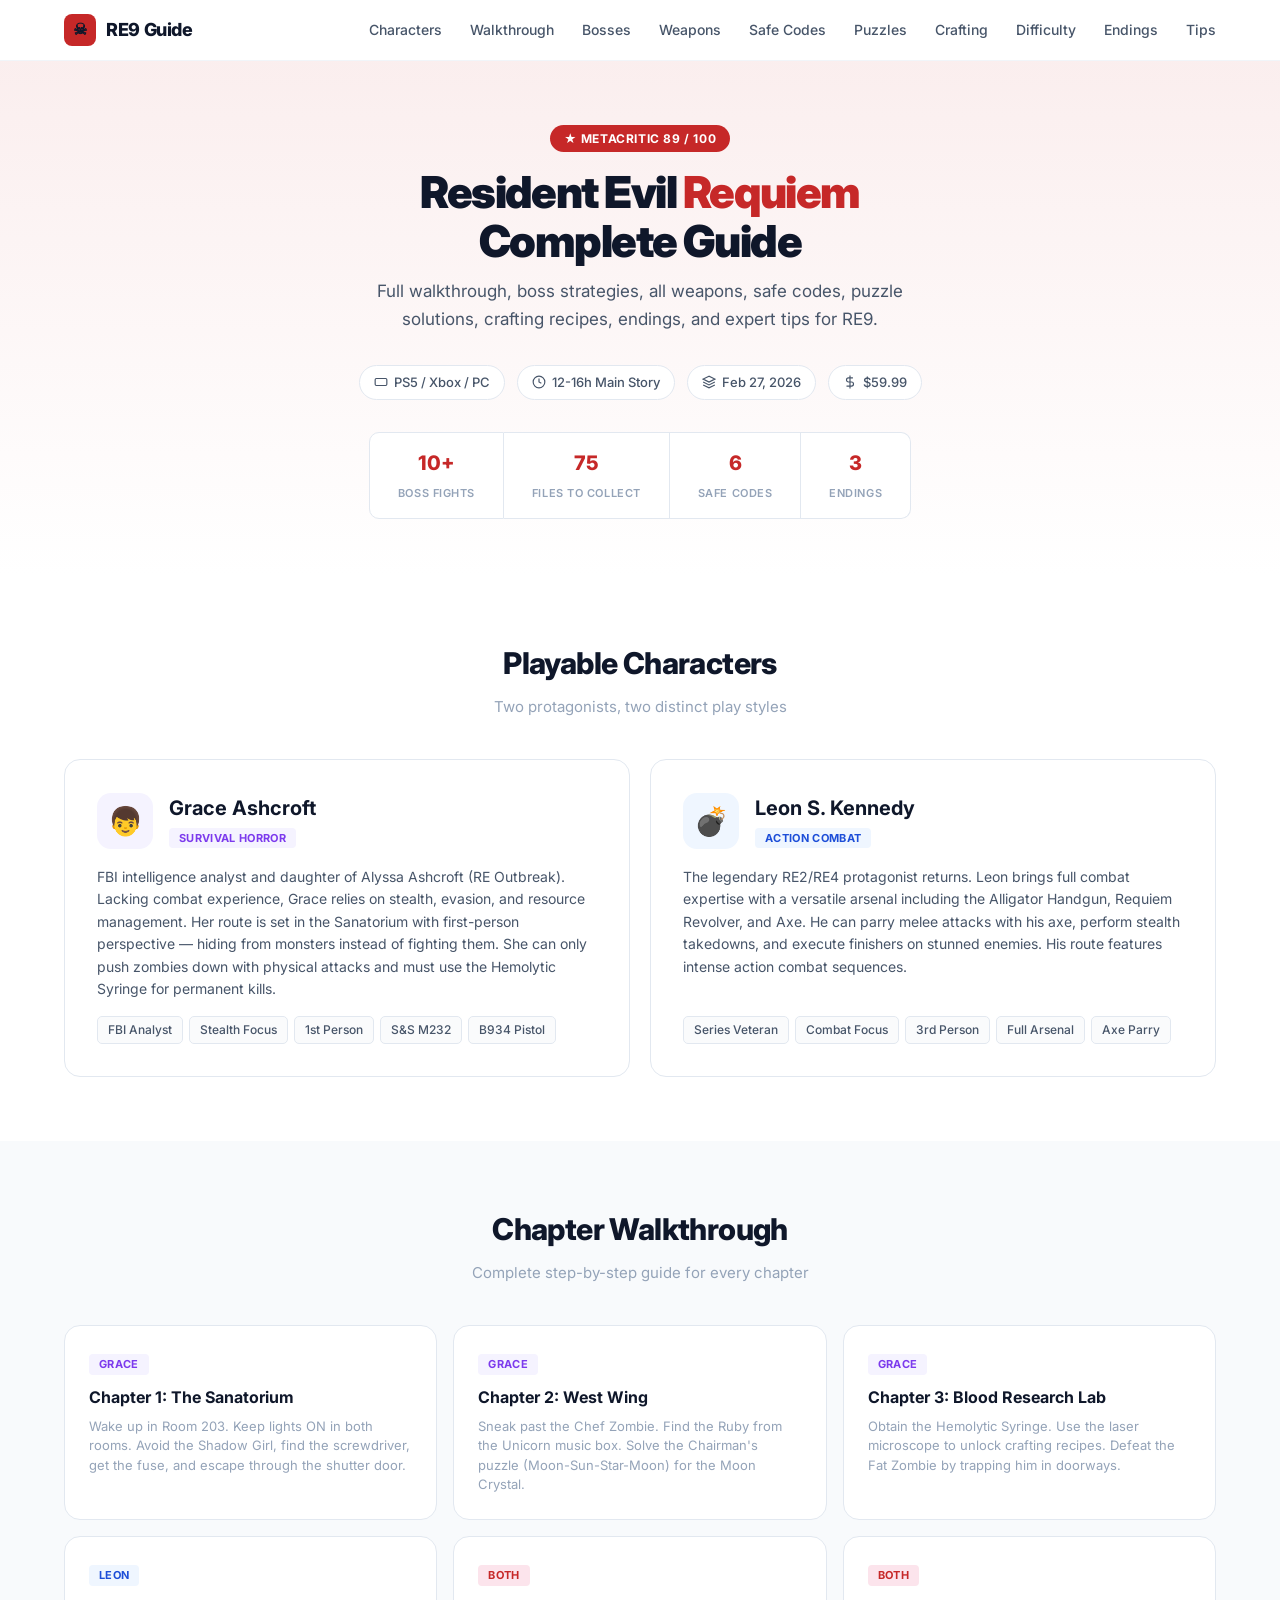
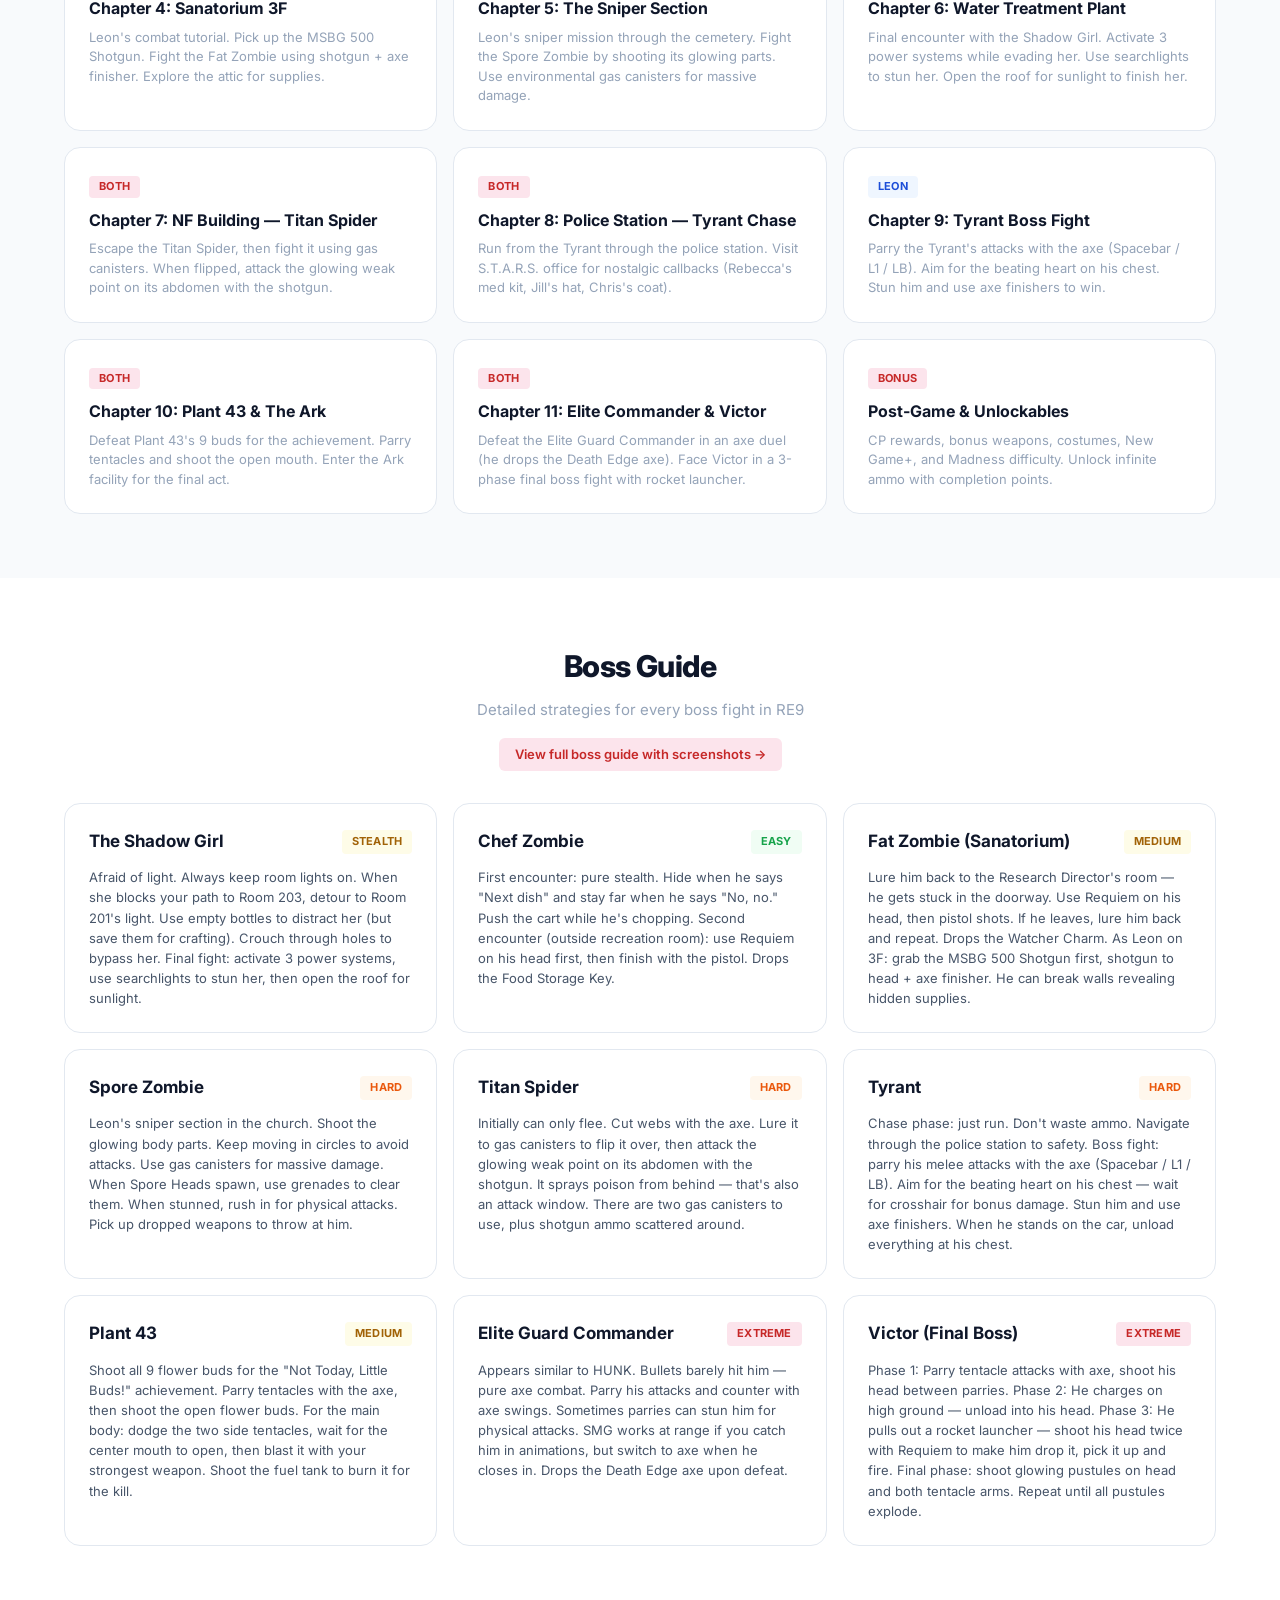
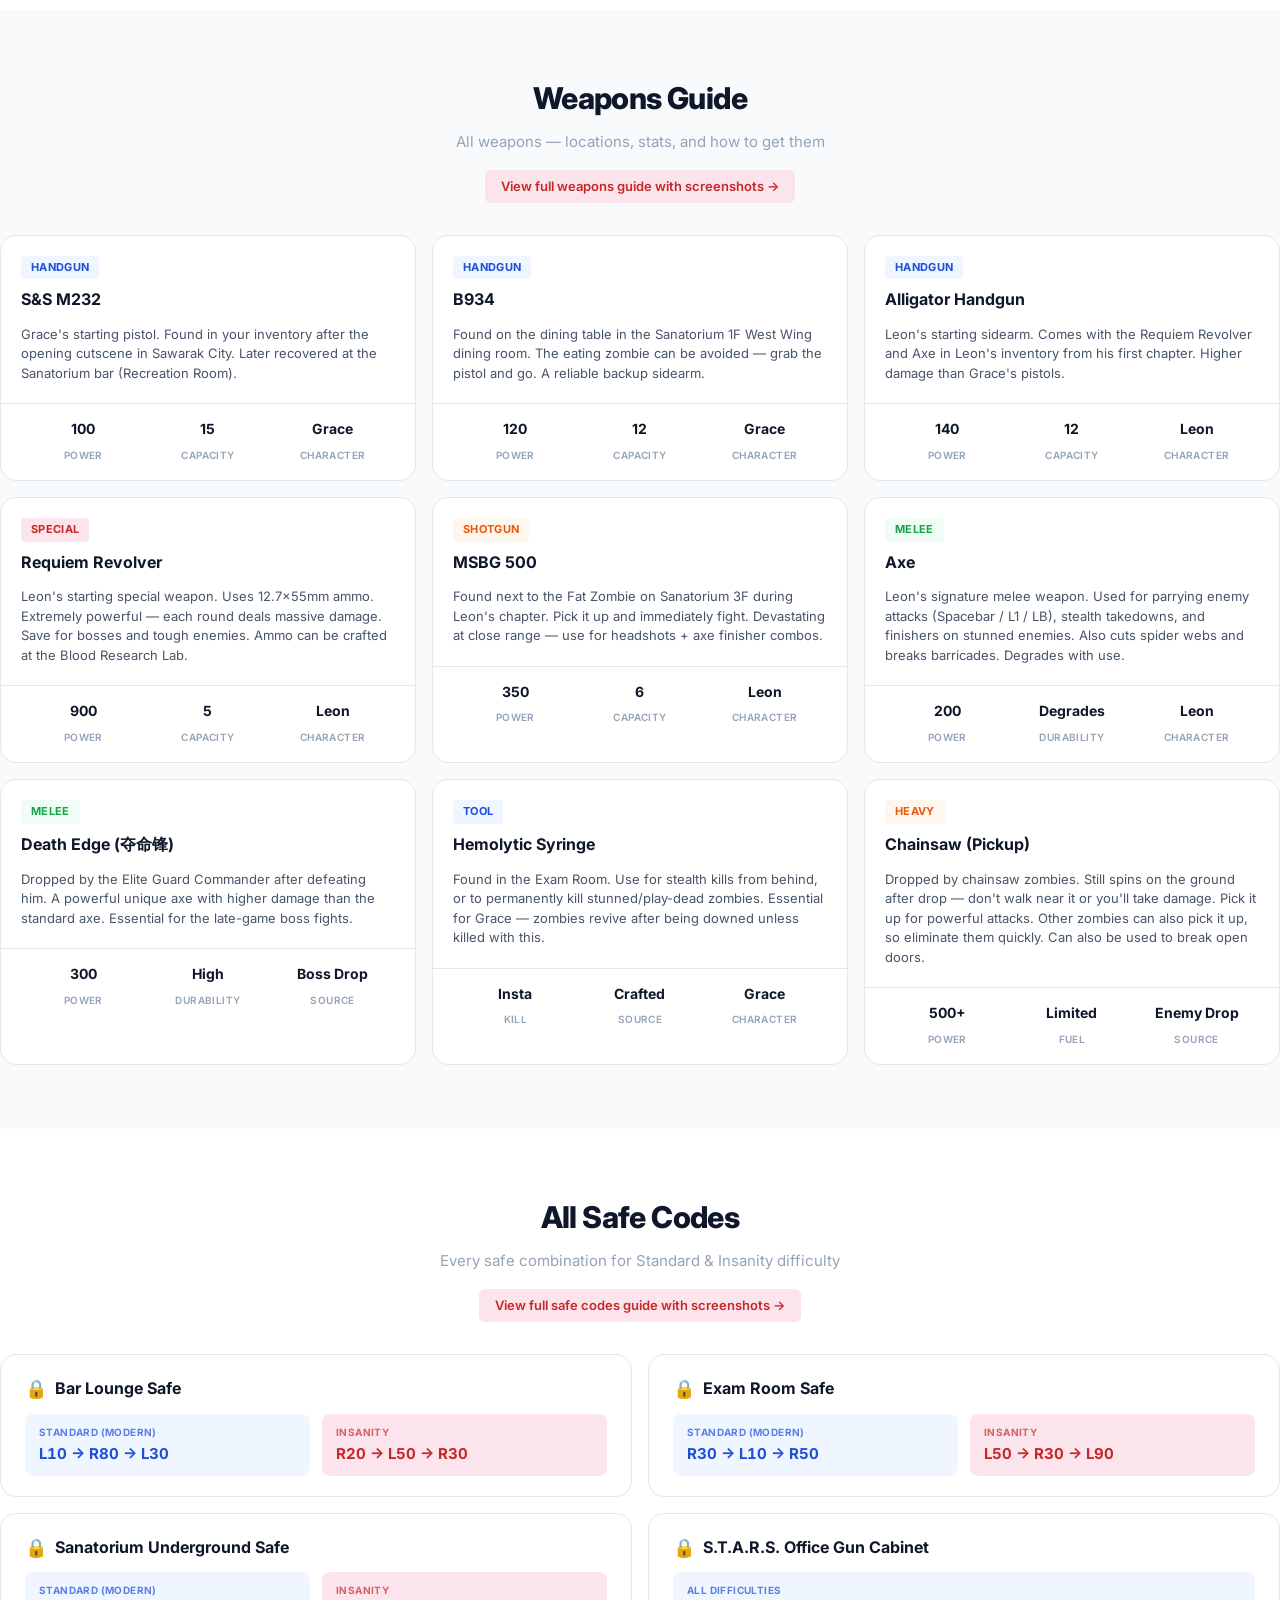
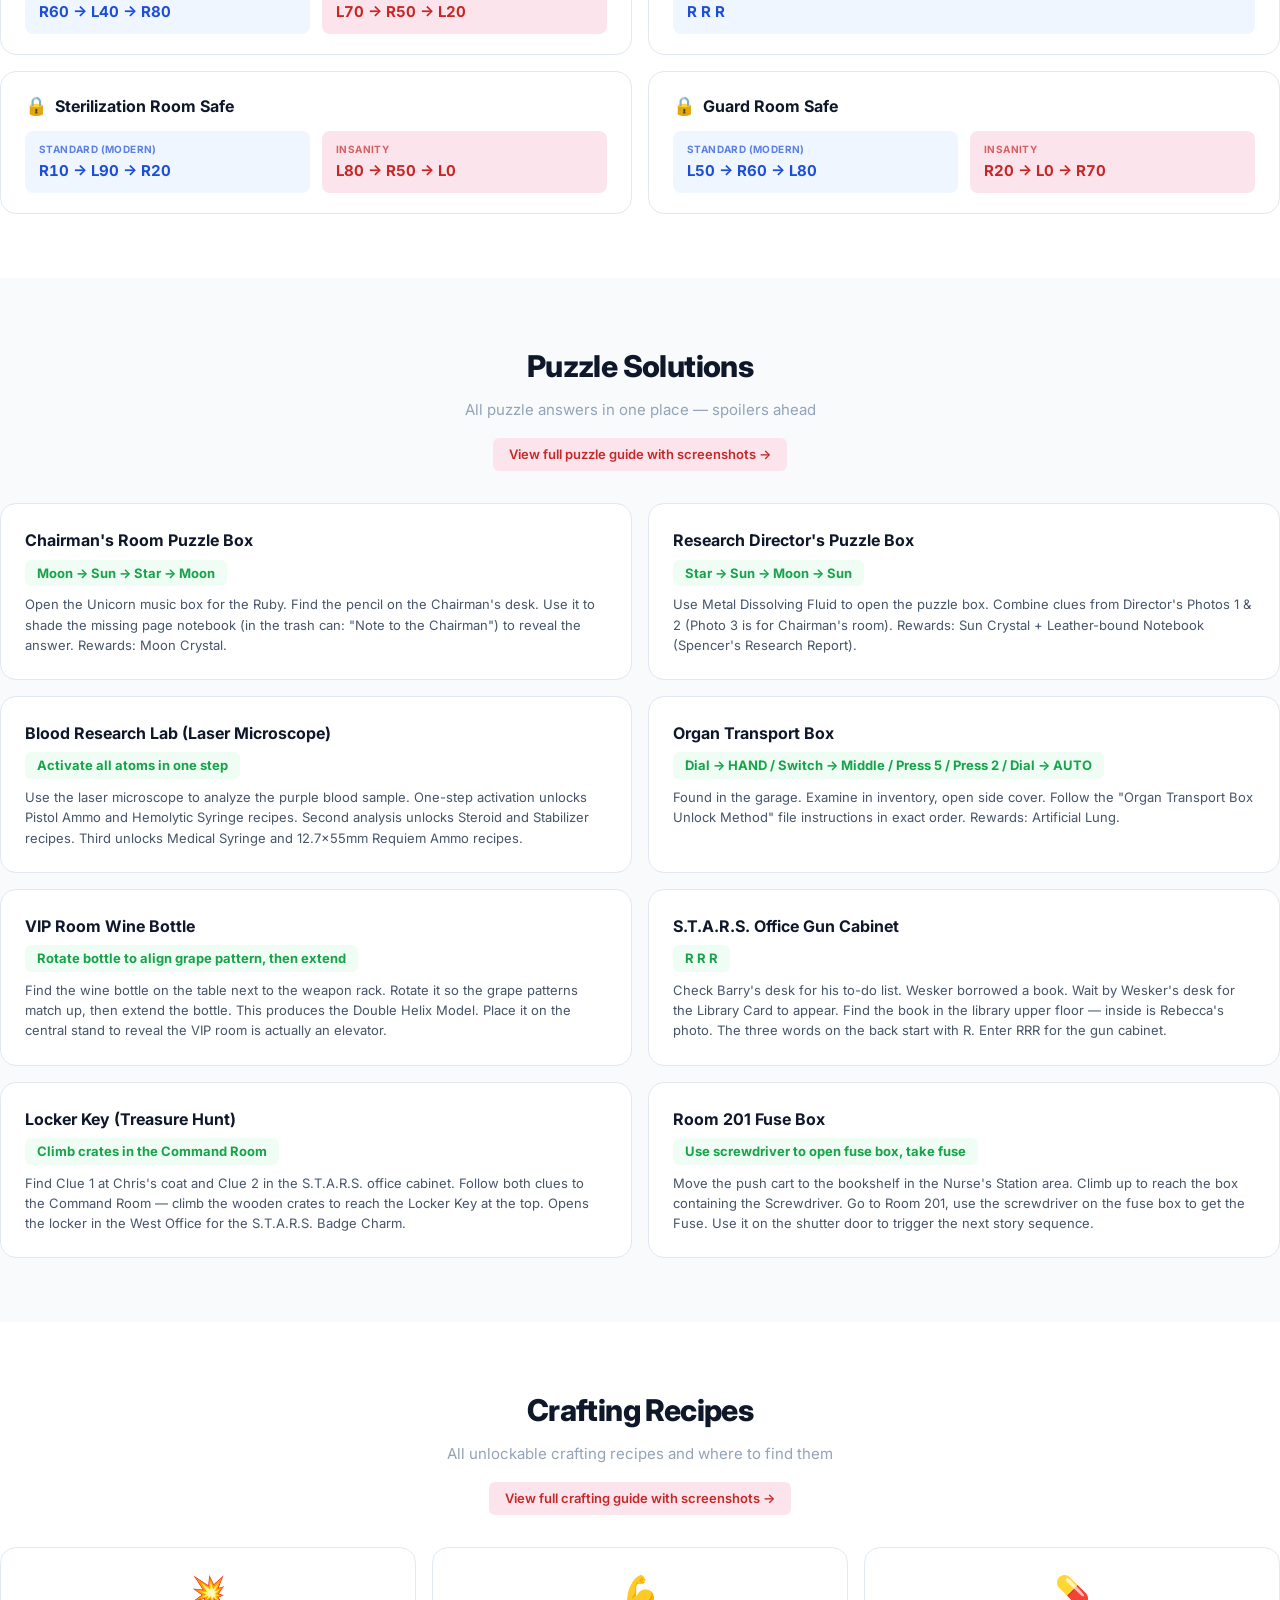
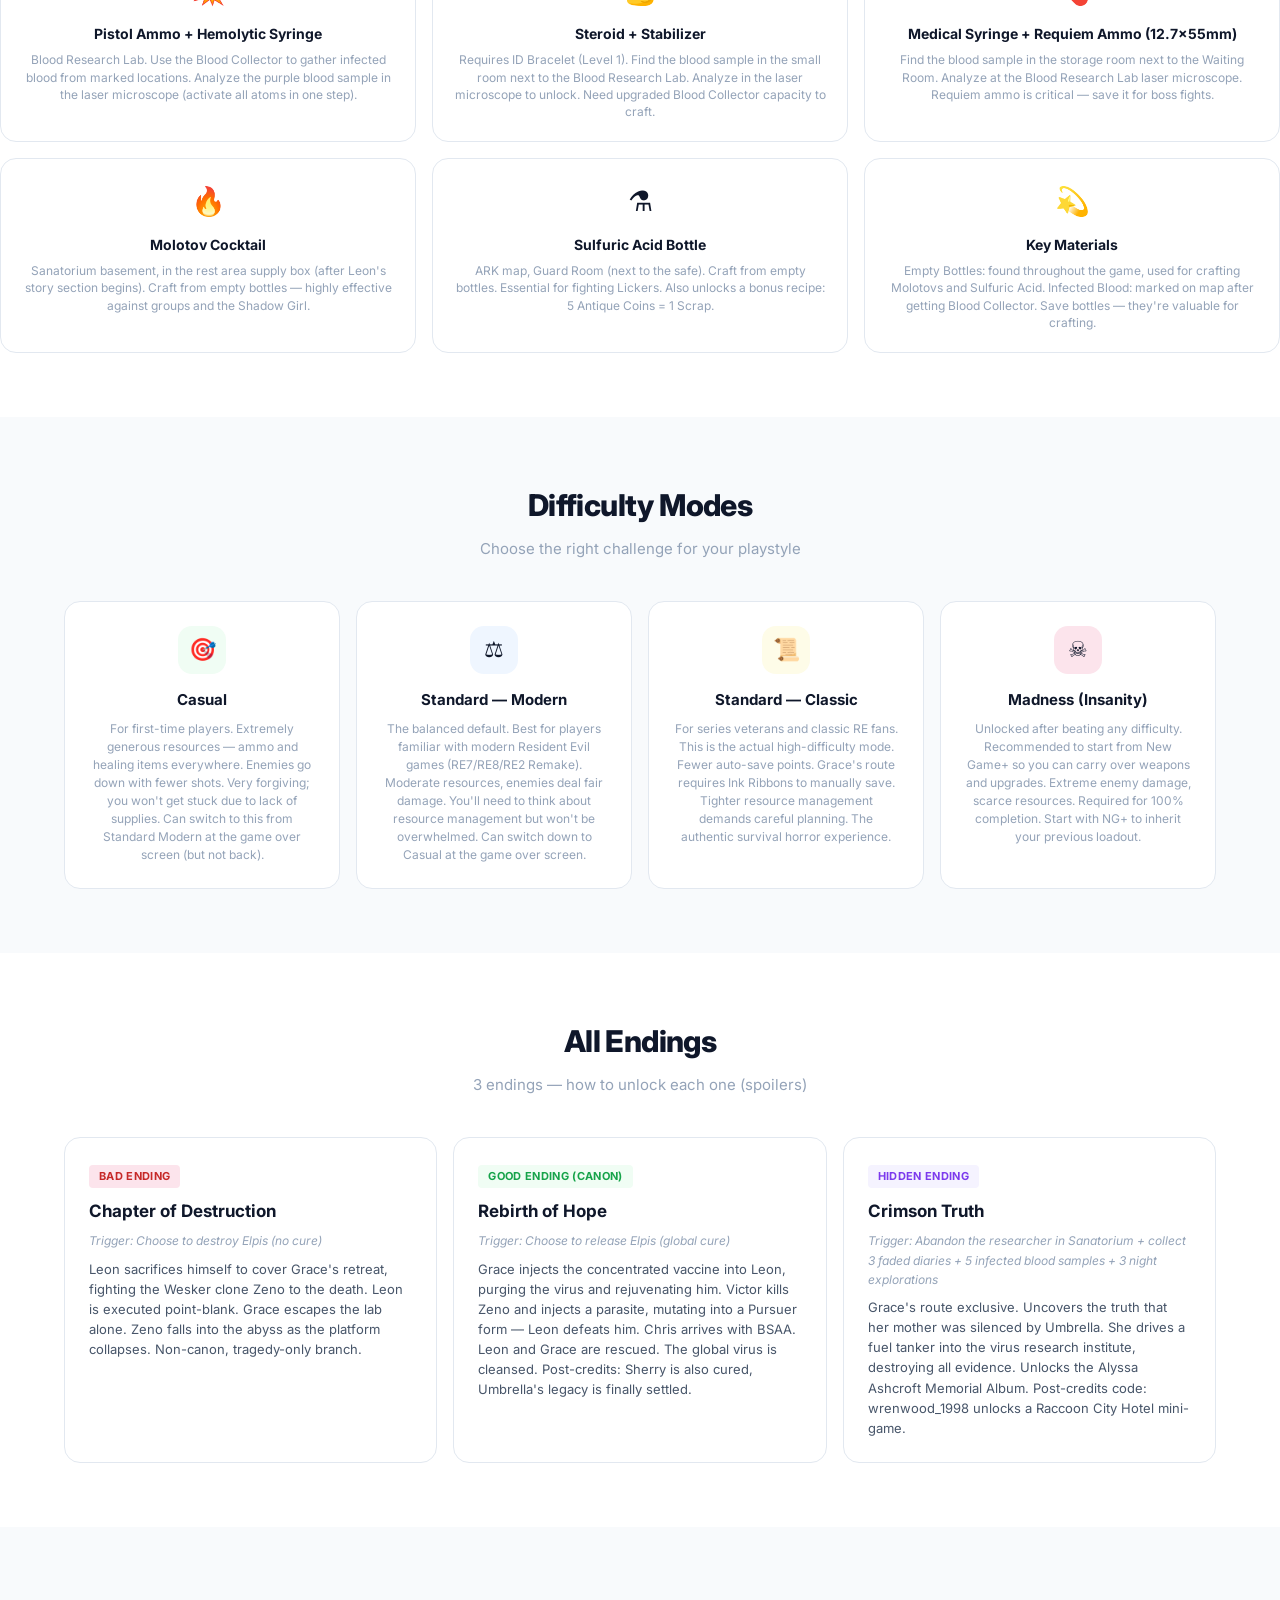
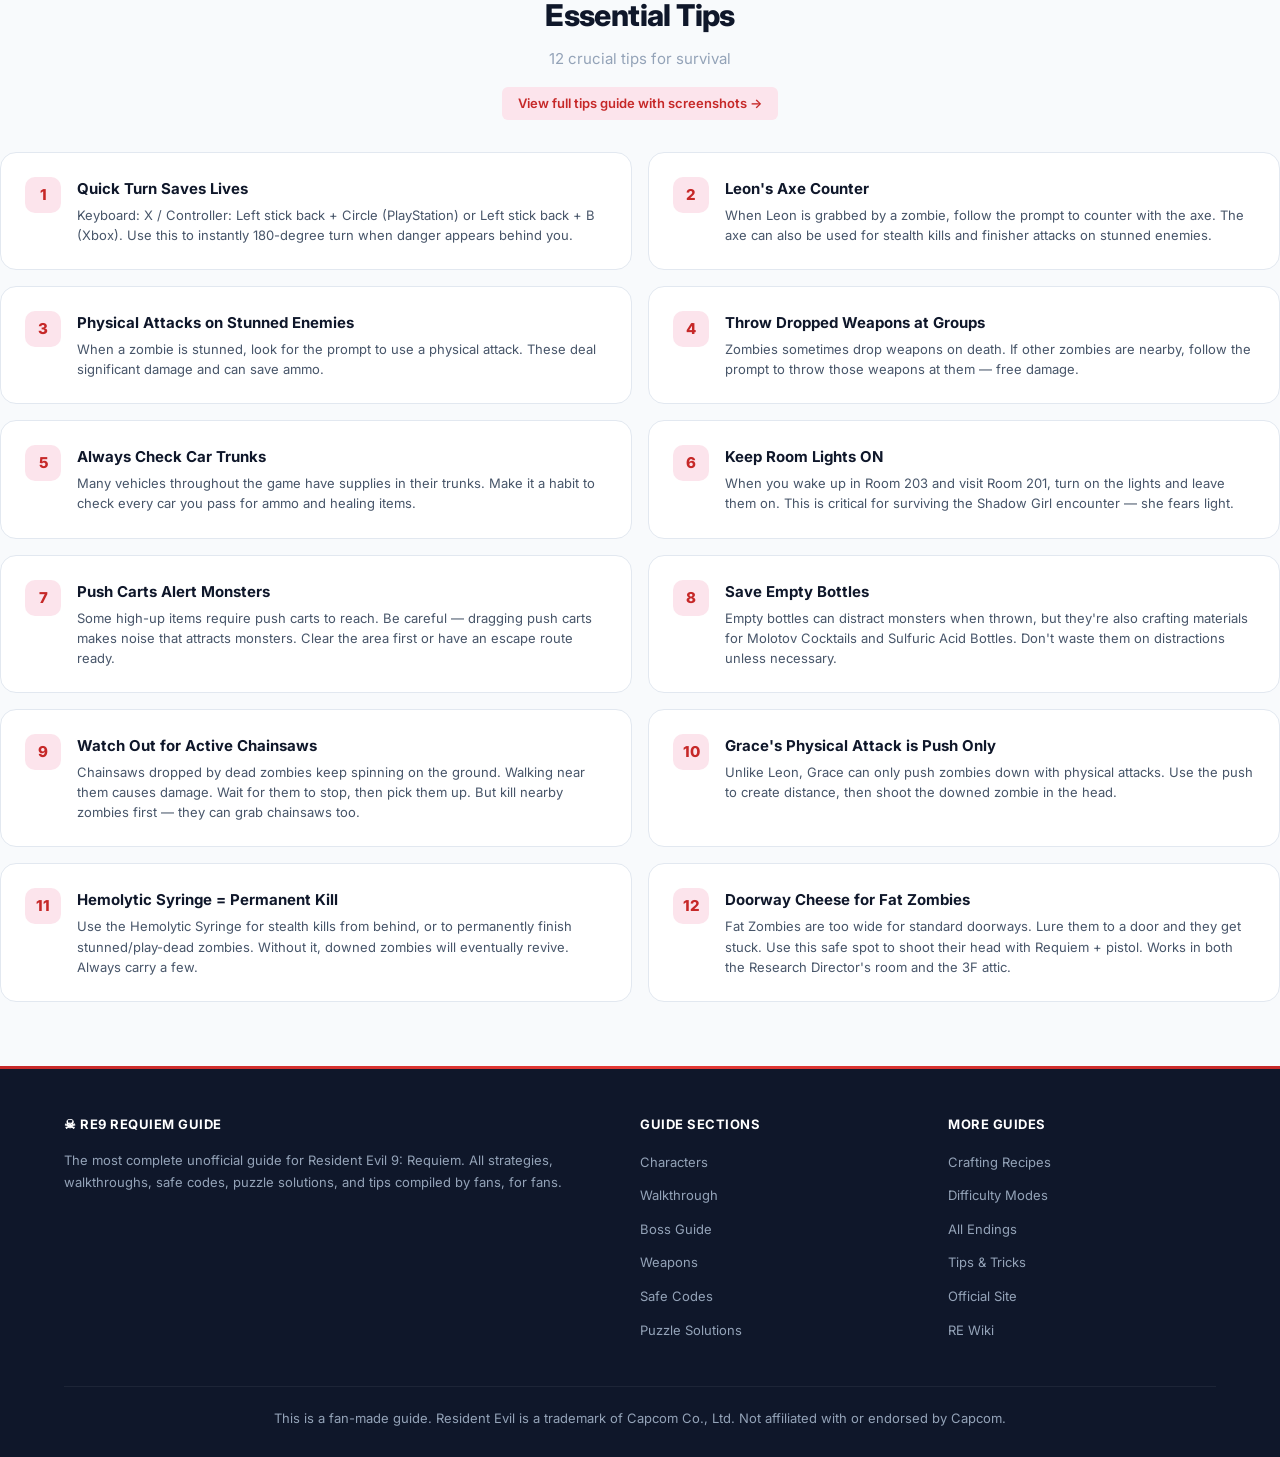
<file: index.html>
<!DOCTYPE html>
<html lang="en">
<head>
    <meta charset="UTF-8">
    <meta name="viewport" content="width=device-width, initial-scale=1.0">
    <title>Resident Evil 9 Requiem — Complete Guide & Walkthrough</title>
    <meta name="description" content="Complete Resident Evil 9 Requiem guide: full walkthrough, boss strategies, all weapons, safe codes, puzzle solutions, crafting recipes, difficulty modes, endings, and expert tips.">
    <meta name="keywords" content="Resident Evil 9 Requiem guide, RE9 walkthrough, RE9 boss guide, RE9 weapons, RE9 safe codes, RE9 puzzle solutions, RE9 endings, Resident Evil Requiem tips">
    <link rel="canonical" href="https://pricej35.github.io/RE9/">
    <meta property="og:title" content="Resident Evil 9 Requiem — Complete Guide">
    <meta property="og:description" content="The ultimate RE9 Requiem guide with walkthrough, boss strategies, weapons, safe codes, puzzles, and tips.">
    <meta property="og:type" content="website">
    <link rel="stylesheet" href="css/style.css">
    <script type="application/ld+json">
    {
        "@context": "https://schema.org",
        "@type": "WebSite",
        "name": "RE9 Requiem Guide",
        "description": "Complete Resident Evil 9 Requiem walkthrough and strategy guide"
    }
    </script>
</head>
<body>
    <!-- Navigation -->
    <nav class="navbar">
        <div class="container nav-container">
            <a href="#" class="logo">
                <span class="logo-icon">&#9760;</span>
                <span>RE9 Guide</span>
            </a>
            <button class="mobile-toggle" onclick="toggleNav()">&#9776;</button>
            <ul class="nav-links" id="navLinks">
                <li><a href="#characters">Characters</a></li>
                <li><a href="guides/walkthrough.html">Walkthrough</a></li>
                <li><a href="guides/boss-guide.html">Bosses</a></li>
                <li><a href="guides/weapons.html">Weapons</a></li>
                <li><a href="guides/safe-codes.html">Safe Codes</a></li>
                <li><a href="guides/puzzles.html">Puzzles</a></li>
                <li><a href="guides/crafting.html">Crafting</a></li>
                <li><a href="#difficulty">Difficulty</a></li>
                <li><a href="#endings">Endings</a></li>
                <li><a href="guides/tips.html">Tips</a></li>
            </ul>
        </div>
    </nav>

    <!-- Hero -->
    <header class="hero">
        <div class="container">
            <div class="hero-badge">&#9733; Metacritic 89 / 100</div>
            <h1>Resident Evil <span>Requiem</span><br>Complete Guide</h1>
            <p class="hero-sub">Full walkthrough, boss strategies, all weapons, safe codes, puzzle solutions, crafting recipes, endings, and expert tips for RE9.</p>
            <div class="hero-meta">
                <span class="meta-pill">
                    <svg viewBox="0 0 24 24"><rect x="2" y="6" width="20" height="12" rx="2"/><line x1="6" y1="10" x2="6" y2="10.01"/><line x1="10" y1="10" x2="10" y2="10.01"/></svg>
                    PS5 / Xbox / PC
                </span>
                <span class="meta-pill">
                    <svg viewBox="0 0 24 24"><circle cx="12" cy="12" r="10"/><polyline points="12 6 12 12 16 14"/></svg>
                    12-16h Main Story
                </span>
                <span class="meta-pill">
                    <svg viewBox="0 0 24 24"><path d="M12 2L2 7l10 5 10-5-10-5z"/><path d="M2 17l10 5 10-5"/><path d="M2 12l10 5 10-5"/></svg>
                    Feb 27, 2026
                </span>
                <span class="meta-pill">
                    <svg viewBox="0 0 24 24"><line x1="12" y1="1" x2="12" y2="23"/><path d="M17 5H9.5a3.5 3.5 0 0 0 0 7h5a3.5 3.5 0 0 1 0 7H6"/></svg>
                    $59.99
                </span>
            </div>
            <div class="hero-stats">
                <div class="stat"><strong>10+</strong><span>Boss Fights</span></div>
                <div class="stat"><strong>75</strong><span>Files to Collect</span></div>
                <div class="stat"><strong>6</strong><span>Safe Codes</span></div>
                <div class="stat"><strong>3</strong><span>Endings</span></div>
            </div>
        </div>
    </header>

    <!-- Characters -->
    <section id="characters" class="section">
        <div class="container">
            <div class="section-header animate-in">
                <h2 class="section-title">Playable Characters</h2>
                <p class="section-sub">Two protagonists, two distinct play styles</p>
            </div>
            <div class="char-grid">
                <article class="char-card animate-in">
                    <div class="char-top">
                        <div class="char-avatar grace">&#128102;</div>
                        <div>
                            <div class="char-name">Grace Ashcroft</div>
                            <span class="char-role survival">Survival Horror</span>
                        </div>
                    </div>
                    <p class="char-desc">FBI intelligence analyst and daughter of Alyssa Ashcroft (RE Outbreak). Lacking combat experience, Grace relies on stealth, evasion, and resource management. Her route is set in the Sanatorium with first-person perspective — hiding from monsters instead of fighting them. She can only push zombies down with physical attacks and must use the Hemolytic Syringe for permanent kills.</p>
                    <div class="char-traits">
                        <span class="trait">FBI Analyst</span>
                        <span class="trait">Stealth Focus</span>
                        <span class="trait">1st Person</span>
                        <span class="trait">S&S M232</span>
                        <span class="trait">B934 Pistol</span>
                    </div>
                </article>
                <article class="char-card animate-in">
                    <div class="char-top">
                        <div class="char-avatar leon">&#128163;</div>
                        <div>
                            <div class="char-name">Leon S. Kennedy</div>
                            <span class="char-role action">Action Combat</span>
                        </div>
                    </div>
                    <p class="char-desc">The legendary RE2/RE4 protagonist returns. Leon brings full combat expertise with a versatile arsenal including the Alligator Handgun, Requiem Revolver, and Axe. He can parry melee attacks with his axe, perform stealth takedowns, and execute finishers on stunned enemies. His route features intense action combat sequences.</p>
                    <div class="char-traits">
                        <span class="trait">Series Veteran</span>
                        <span class="trait">Combat Focus</span>
                        <span class="trait">3rd Person</span>
                        <span class="trait">Full Arsenal</span>
                        <span class="trait">Axe Parry</span>
                    </div>
                </article>
            </div>
        </div>
    </section>

    <!-- Walkthrough -->
    <section id="walkthrough" class="section section-alt">
        <div class="container">
            <div class="section-header animate-in">
                <h2 class="section-title">Chapter Walkthrough</h2>
                <p class="section-sub">Complete step-by-step guide for every chapter</p>
            </div>
            <div class="walk-grid">
                <a href="guides/walkthrough-p1.html" class="walk-card animate-in">
                    <span class="walk-tag grace">Grace</span>
                    <h3>Chapter 1: The Sanatorium</h3>
                    <p>Wake up in Room 203. Keep lights ON in both rooms. Avoid the Shadow Girl, find the screwdriver, get the fuse, and escape through the shutter door.</p>
                </a>
                <a href="guides/walkthrough-p1.html" class="walk-card animate-in">
                    <span class="walk-tag grace">Grace</span>
                    <h3>Chapter 2: West Wing</h3>
                    <p>Sneak past the Chef Zombie. Find the Ruby from the Unicorn music box. Solve the Chairman's puzzle (Moon-Sun-Star-Moon) for the Moon Crystal.</p>
                </a>
                <a href="guides/walkthrough-p1.html" class="walk-card animate-in">
                    <span class="walk-tag grace">Grace</span>
                    <h3>Chapter 3: Blood Research Lab</h3>
                    <p>Obtain the Hemolytic Syringe. Use the laser microscope to unlock crafting recipes. Defeat the Fat Zombie by trapping him in doorways.</p>
                </a>
                <a href="guides/walkthrough-p2.html" class="walk-card animate-in">
                    <span class="walk-tag leon">Leon</span>
                    <h3>Chapter 4: Sanatorium 3F</h3>
                    <p>Leon's combat tutorial. Pick up the MSBG 500 Shotgun. Fight the Fat Zombie using shotgun + axe finisher. Explore the attic for supplies.</p>
                </a>
                <a href="guides/walkthrough-p3.html" class="walk-card animate-in">
                    <span class="walk-tag shared">Both</span>
                    <h3>Chapter 5: The Sniper Section</h3>
                    <p>Leon's sniper mission through the cemetery. Fight the Spore Zombie by shooting its glowing parts. Use environmental gas canisters for massive damage.</p>
                </a>
                <a href="guides/walkthrough-p3.html" class="walk-card animate-in">
                    <span class="walk-tag shared">Both</span>
                    <h3>Chapter 6: Water Treatment Plant</h3>
                    <p>Final encounter with the Shadow Girl. Activate 3 power systems while evading her. Use searchlights to stun her. Open the roof for sunlight to finish her.</p>
                </a>
                <a href="guides/walkthrough-p4.html" class="walk-card animate-in">
                    <span class="walk-tag shared">Both</span>
                    <h3>Chapter 7: NF Building — Titan Spider</h3>
                    <p>Escape the Titan Spider, then fight it using gas canisters. When flipped, attack the glowing weak point on its abdomen with the shotgun.</p>
                </a>
                <a href="guides/walkthrough-p4.html" class="walk-card animate-in">
                    <span class="walk-tag shared">Both</span>
                    <h3>Chapter 8: Police Station — Tyrant Chase</h3>
                    <p>Run from the Tyrant through the police station. Visit S.T.A.R.S. office for nostalgic callbacks (Rebecca's med kit, Jill's hat, Chris's coat).</p>
                </a>
                <a href="guides/walkthrough-p5.html" class="walk-card animate-in">
                    <span class="walk-tag leon">Leon</span>
                    <h3>Chapter 9: Tyrant Boss Fight</h3>
                    <p>Parry the Tyrant's attacks with the axe (Spacebar / L1 / LB). Aim for the beating heart on his chest. Stun him and use axe finishers to win.</p>
                </a>
                <a href="guides/walkthrough-p5.html" class="walk-card animate-in">
                    <span class="walk-tag shared">Both</span>
                    <h3>Chapter 10: Plant 43 &amp; The Ark</h3>
                    <p>Defeat Plant 43's 9 buds for the achievement. Parry tentacles and shoot the open mouth. Enter the Ark facility for the final act.</p>
                </a>
                <a href="guides/walkthrough-p6.html" class="walk-card animate-in">
                    <span class="walk-tag shared">Both</span>
                    <h3>Chapter 11: Elite Commander &amp; Victor</h3>
                    <p>Defeat the Elite Guard Commander in an axe duel (he drops the Death Edge axe). Face Victor in a 3-phase final boss fight with rocket launcher.</p>
                </a>
                <a href="guides/walkthrough-p6.html" class="walk-card animate-in">
                    <span class="walk-tag shared">Bonus</span>
                    <h3>Post-Game &amp; Unlockables</h3>
                    <p>CP rewards, bonus weapons, costumes, New Game+, and Madness difficulty. Unlock infinite ammo with completion points.</p>
                </a>
            </div>
        </div>
    </section>

    <!-- Bosses -->
    <section id="bosses" class="section">
        <div class="container">
            <div class="section-header animate-in">
                <h2 class="section-title">Boss Guide</h2>
                <p class="section-sub">Detailed strategies for every boss fight in RE9</p>
            </div>
            <div style="text-align:center;margin:-24px 0 32px;">
                <a href="guides/boss-guide.html" class="section-link">View full boss guide with screenshots &rarr;</a>
            </div>
            <div class="boss-grid">
                <article class="boss-card animate-in">
                    <div class="boss-header">
                        <span class="boss-name">The Shadow Girl</span>
                        <span class="boss-diff medium">Stealth</span>
                    </div>
                    <p>Afraid of light. Always keep room lights on. When she blocks your path to Room 203, detour to Room 201's light. Use empty bottles to distract her (but save them for crafting). Crouch through holes to bypass her. Final fight: activate 3 power systems, use searchlights to stun her, then open the roof for sunlight.</p>
                </article>
                <article class="boss-card animate-in">
                    <div class="boss-header">
                        <span class="boss-name">Chef Zombie</span>
                        <span class="boss-diff easy">Easy</span>
                    </div>
                    <p>First encounter: pure stealth. Hide when he says "Next dish" and stay far when he says "No, no." Push the cart while he's chopping. Second encounter (outside recreation room): use Requiem on his head first, then finish with the pistol. Drops the Food Storage Key.</p>
                </article>
                <article class="boss-card animate-in">
                    <div class="boss-header">
                        <span class="boss-name">Fat Zombie (Sanatorium)</span>
                        <span class="boss-diff medium">Medium</span>
                    </div>
                    <p>Lure him back to the Research Director's room — he gets stuck in the doorway. Use Requiem on his head, then pistol shots. If he leaves, lure him back and repeat. Drops the Watcher Charm. As Leon on 3F: grab the MSBG 500 Shotgun first, shotgun to head + axe finisher. He can break walls revealing hidden supplies.</p>
                </article>
                <article class="boss-card animate-in">
                    <div class="boss-header">
                        <span class="boss-name">Spore Zombie</span>
                        <span class="boss-diff hard">Hard</span>
                    </div>
                    <p>Leon's sniper section in the church. Shoot the glowing body parts. Keep moving in circles to avoid attacks. Use gas canisters for massive damage. When Spore Heads spawn, use grenades to clear them. When stunned, rush in for physical attacks. Pick up dropped weapons to throw at him.</p>
                </article>
                <article class="boss-card animate-in">
                    <div class="boss-header">
                        <span class="boss-name">Titan Spider</span>
                        <span class="boss-diff hard">Hard</span>
                    </div>
                    <p>Initially can only flee. Cut webs with the axe. Lure it to gas canisters to flip it over, then attack the glowing weak point on its abdomen with the shotgun. It sprays poison from behind — that's also an attack window. There are two gas canisters to use, plus shotgun ammo scattered around.</p>
                </article>
                <article class="boss-card animate-in">
                    <div class="boss-header">
                        <span class="boss-name">Tyrant</span>
                        <span class="boss-diff hard">Hard</span>
                    </div>
                    <p>Chase phase: just run. Don't waste ammo. Navigate through the police station to safety. Boss fight: parry his melee attacks with the axe (Spacebar / L1 / LB). Aim for the beating heart on his chest — wait for crosshair for bonus damage. Stun him and use axe finishers. When he stands on the car, unload everything at his chest.</p>
                </article>
                <article class="boss-card animate-in">
                    <div class="boss-header">
                        <span class="boss-name">Plant 43</span>
                        <span class="boss-diff medium">Medium</span>
                    </div>
                    <p>Shoot all 9 flower buds for the "Not Today, Little Buds!" achievement. Parry tentacles with the axe, then shoot the open flower buds. For the main body: dodge the two side tentacles, wait for the center mouth to open, then blast it with your strongest weapon. Shoot the fuel tank to burn it for the kill.</p>
                </article>
                <article class="boss-card animate-in">
                    <div class="boss-header">
                        <span class="boss-name">Elite Guard Commander</span>
                        <span class="boss-diff extreme">Extreme</span>
                    </div>
                    <p>Appears similar to HUNK. Bullets barely hit him — pure axe combat. Parry his attacks and counter with axe swings. Sometimes parries can stun him for physical attacks. SMG works at range if you catch him in animations, but switch to axe when he closes in. Drops the Death Edge axe upon defeat.</p>
                </article>
                <article class="boss-card animate-in">
                    <div class="boss-header">
                        <span class="boss-name">Victor (Final Boss)</span>
                        <span class="boss-diff extreme">Extreme</span>
                    </div>
                    <p>Phase 1: Parry tentacle attacks with axe, shoot his head between parries. Phase 2: He charges on high ground — unload into his head. Phase 3: He pulls out a rocket launcher — shoot his head twice with Requiem to make him drop it, pick it up and fire. Final phase: shoot glowing pustules on head and both tentacle arms. Repeat until all pustules explode.</p>
                </article>
            </div>
        </div>
    </section>

    <!-- Weapons -->
    <section id="weapons" class="section section-alt">
        <div class="container">
            <div class="section-header animate-in">
                <h2 class="section-title">Weapons Guide</h2>
                <p class="section-sub">All weapons — locations, stats, and how to get them</p>
            </div>
            <div style="text-align:center;margin:-24px 0 32px;">
                <a href="guides/weapons.html" class="section-link">View full weapons guide with screenshots &rarr;</a>
            </div>
            </div>
            <div class="weapon-grid">
                <article class="weapon-card animate-in">
                    <div class="weapon-top"><span class="weapon-type handgun">Handgun</span></div>
                    <div class="weapon-name">S&amp;S M232</div>
                    <div class="weapon-body"><p>Grace's starting pistol. Found in your inventory after the opening cutscene in Sawarak City. Later recovered at the Sanatorium bar (Recreation Room).</p></div>
                    <div class="weapon-stats">
                        <div class="w-stat"><strong>100</strong><span>Power</span></div>
                        <div class="w-stat"><strong>15</strong><span>Capacity</span></div>
                        <div class="w-stat"><strong>Grace</strong><span>Character</span></div>
                    </div>
                </article>
                <article class="weapon-card animate-in">
                    <div class="weapon-top"><span class="weapon-type handgun">Handgun</span></div>
                    <div class="weapon-name">B934</div>
                    <div class="weapon-body"><p>Found on the dining table in the Sanatorium 1F West Wing dining room. The eating zombie can be avoided — grab the pistol and go. A reliable backup sidearm.</p></div>
                    <div class="weapon-stats">
                        <div class="w-stat"><strong>120</strong><span>Power</span></div>
                        <div class="w-stat"><strong>12</strong><span>Capacity</span></div>
                        <div class="w-stat"><strong>Grace</strong><span>Character</span></div>
                    </div>
                </article>
                <article class="weapon-card animate-in">
                    <div class="weapon-top"><span class="weapon-type handgun">Handgun</span></div>
                    <div class="weapon-name">Alligator Handgun</div>
                    <div class="weapon-body"><p>Leon's starting sidearm. Comes with the Requiem Revolver and Axe in Leon's inventory from his first chapter. Higher damage than Grace's pistols.</p></div>
                    <div class="weapon-stats">
                        <div class="w-stat"><strong>140</strong><span>Power</span></div>
                        <div class="w-stat"><strong>12</strong><span>Capacity</span></div>
                        <div class="w-stat"><strong>Leon</strong><span>Character</span></div>
                    </div>
                </article>
                <article class="weapon-card animate-in">
                    <div class="weapon-top"><span class="weapon-type magnum">Special</span></div>
                    <div class="weapon-name">Requiem Revolver</div>
                    <div class="weapon-body"><p>Leon's starting special weapon. Uses 12.7x55mm ammo. Extremely powerful — each round deals massive damage. Save for bosses and tough enemies. Ammo can be crafted at the Blood Research Lab.</p></div>
                    <div class="weapon-stats">
                        <div class="w-stat"><strong>900</strong><span>Power</span></div>
                        <div class="w-stat"><strong>5</strong><span>Capacity</span></div>
                        <div class="w-stat"><strong>Leon</strong><span>Character</span></div>
                    </div>
                </article>
                <article class="weapon-card animate-in">
                    <div class="weapon-top"><span class="weapon-type shotgun">Shotgun</span></div>
                    <div class="weapon-name">MSBG 500</div>
                    <div class="weapon-body"><p>Found next to the Fat Zombie on Sanatorium 3F during Leon's chapter. Pick it up and immediately fight. Devastating at close range — use for headshots + axe finisher combos.</p></div>
                    <div class="weapon-stats">
                        <div class="w-stat"><strong>350</strong><span>Power</span></div>
                        <div class="w-stat"><strong>6</strong><span>Capacity</span></div>
                        <div class="w-stat"><strong>Leon</strong><span>Character</span></div>
                    </div>
                </article>
                <article class="weapon-card animate-in">
                    <div class="weapon-top"><span class="weapon-type melee">Melee</span></div>
                    <div class="weapon-name">Axe</div>
                    <div class="weapon-body"><p>Leon's signature melee weapon. Used for parrying enemy attacks (Spacebar / L1 / LB), stealth takedowns, and finishers on stunned enemies. Also cuts spider webs and breaks barricades. Degrades with use.</p></div>
                    <div class="weapon-stats">
                        <div class="w-stat"><strong>200</strong><span>Power</span></div>
                        <div class="w-stat"><strong>Degrades</strong><span>Durability</span></div>
                        <div class="w-stat"><strong>Leon</strong><span>Character</span></div>
                    </div>
                </article>
                <article class="weapon-card animate-in">
                    <div class="weapon-top"><span class="weapon-type melee">Melee</span></div>
                    <div class="weapon-name">Death Edge (夺命锋)</div>
                    <div class="weapon-body"><p>Dropped by the Elite Guard Commander after defeating him. A powerful unique axe with higher damage than the standard axe. Essential for the late-game boss fights.</p></div>
                    <div class="weapon-stats">
                        <div class="w-stat"><strong>300</strong><span>Power</span></div>
                        <div class="w-stat"><strong>High</strong><span>Durability</span></div>
                        <div class="w-stat"><strong>Boss Drop</strong><span>Source</span></div>
                    </div>
                </article>
                <article class="weapon-card animate-in">
                    <div class="weapon-top"><span class="weapon-type handgun">Tool</span></div>
                    <div class="weapon-name">Hemolytic Syringe</div>
                    <div class="weapon-body"><p>Found in the Exam Room. Use for stealth kills from behind, or to permanently kill stunned/play-dead zombies. Essential for Grace — zombies revive after being downed unless killed with this.</p></div>
                    <div class="weapon-stats">
                        <div class="w-stat"><strong>Insta</strong><span>Kill</span></div>
                        <div class="w-stat"><strong>Crafted</strong><span>Source</span></div>
                        <div class="w-stat"><strong>Grace</strong><span>Character</span></div>
                    </div>
                </article>
                <article class="weapon-card animate-in">
                    <div class="weapon-top"><span class="weapon-type shotgun">Heavy</span></div>
                    <div class="weapon-name">Chainsaw (Pickup)</div>
                    <div class="weapon-body"><p>Dropped by chainsaw zombies. Still spins on the ground after drop — don't walk near it or you'll take damage. Pick it up for powerful attacks. Other zombies can also pick it up, so eliminate them quickly. Can also be used to break open doors.</p></div>
                    <div class="weapon-stats">
                        <div class="w-stat"><strong>500+</strong><span>Power</span></div>
                        <div class="w-stat"><strong>Limited</strong><span>Fuel</span></div>
                        <div class="w-stat"><strong>Enemy Drop</strong><span>Source</span></div>
                    </div>
                </article>
            </div>
        </div>
    </section>

    <!-- Safe Codes -->
    <section id="safes" class="section">
        <div class="container">
            <div class="section-header animate-in">
                <h2 class="section-title">All Safe Codes</h2>
                <p class="section-sub">Every safe combination for Standard &amp; Insanity difficulty</p>
            </div>
            <div style="text-align:center;margin:-24px 0 32px;">
                <a href="guides/safe-codes.html" class="section-link">View full safe codes guide with screenshots &rarr;</a>
            </div>
            </div>
            <div class="safe-grid">
                <article class="safe-card animate-in">
                    <div class="safe-location"><span class="safe-icon">&#128274;</span> Bar Lounge Safe</div>
                    <div class="safe-code-row">
                        <div class="safe-code standard"><span class="code-label">Standard (Modern)</span><span class="code-value">L10 → R80 → L30</span></div>
                        <div class="safe-code insanity"><span class="code-label">Insanity</span><span class="code-value">R20 → L50 → R30</span></div>
                    </div>
                </article>
                <article class="safe-card animate-in">
                    <div class="safe-location"><span class="safe-icon">&#128274;</span> Exam Room Safe</div>
                    <div class="safe-code-row">
                        <div class="safe-code standard"><span class="code-label">Standard (Modern)</span><span class="code-value">R30 → L10 → R50</span></div>
                        <div class="safe-code insanity"><span class="code-label">Insanity</span><span class="code-value">L50 → R30 → L90</span></div>
                    </div>
                </article>
                <article class="safe-card animate-in">
                    <div class="safe-location"><span class="safe-icon">&#128274;</span> Sanatorium Underground Safe</div>
                    <div class="safe-code-row">
                        <div class="safe-code standard"><span class="code-label">Standard (Modern)</span><span class="code-value">R60 → L40 → R80</span></div>
                        <div class="safe-code insanity"><span class="code-label">Insanity</span><span class="code-value">L70 → R50 → L20</span></div>
                    </div>
                </article>
                <article class="safe-card animate-in">
                    <div class="safe-location"><span class="safe-icon">&#128274;</span> S.T.A.R.S. Office Gun Cabinet</div>
                    <div class="safe-code-row">
                        <div class="safe-code standard" style="flex: 1;"><span class="code-label">All Difficulties</span><span class="code-value">R R R</span></div>
                    </div>
                </article>
                <article class="safe-card animate-in">
                    <div class="safe-location"><span class="safe-icon">&#128274;</span> Sterilization Room Safe</div>
                    <div class="safe-code-row">
                        <div class="safe-code standard"><span class="code-label">Standard (Modern)</span><span class="code-value">R10 → L90 → R20</span></div>
                        <div class="safe-code insanity"><span class="code-label">Insanity</span><span class="code-value">L80 → R50 → L0</span></div>
                    </div>
                </article>
                <article class="safe-card animate-in">
                    <div class="safe-location"><span class="safe-icon">&#128274;</span> Guard Room Safe</div>
                    <div class="safe-code-row">
                        <div class="safe-code standard"><span class="code-label">Standard (Modern)</span><span class="code-value">L50 → R60 → L80</span></div>
                        <div class="safe-code insanity"><span class="code-label">Insanity</span><span class="code-value">R20 → L0 → R70</span></div>
                    </div>
                </article>
            </div>
        </div>
    </section>

    <!-- Puzzles -->
    <section id="puzzles" class="section section-alt">
        <div class="container">
            <div class="section-header animate-in">
                <h2 class="section-title">Puzzle Solutions</h2>
                <p class="section-sub">All puzzle answers in one place — spoilers ahead</p>
            </div>
            <div style="text-align:center;margin:-24px 0 32px;">
                <a href="guides/puzzles.html" class="section-link">View full puzzle guide with screenshots &rarr;</a>
            </div>
            </div>
            <div class="puzzle-grid">
                <article class="puzzle-card animate-in">
                    <div class="puzzle-name">Chairman's Room Puzzle Box</div>
                    <div class="puzzle-answer">Moon → Sun → Star → Moon</div>
                    <p class="puzzle-desc">Open the Unicorn music box for the Ruby. Find the pencil on the Chairman's desk. Use it to shade the missing page notebook (in the trash can: "Note to the Chairman") to reveal the answer. Rewards: Moon Crystal.</p>
                </article>
                <article class="puzzle-card animate-in">
                    <div class="puzzle-name">Research Director's Puzzle Box</div>
                    <div class="puzzle-answer">Star → Sun → Moon → Sun</div>
                    <p class="puzzle-desc">Use Metal Dissolving Fluid to open the puzzle box. Combine clues from Director's Photos 1 &amp; 2 (Photo 3 is for Chairman's room). Rewards: Sun Crystal + Leather-bound Notebook (Spencer's Research Report).</p>
                </article>
                <article class="puzzle-card animate-in">
                    <div class="puzzle-name">Blood Research Lab (Laser Microscope)</div>
                    <div class="puzzle-answer">Activate all atoms in one step</div>
                    <p class="puzzle-desc">Use the laser microscope to analyze the purple blood sample. One-step activation unlocks Pistol Ammo and Hemolytic Syringe recipes. Second analysis unlocks Steroid and Stabilizer recipes. Third unlocks Medical Syringe and 12.7x55mm Requiem Ammo recipes.</p>
                </article>
                <article class="puzzle-card animate-in">
                    <div class="puzzle-name">Organ Transport Box</div>
                    <div class="puzzle-answer">Dial → HAND / Switch → Middle / Press 5 / Press 2 / Dial → AUTO</div>
                    <p class="puzzle-desc">Found in the garage. Examine in inventory, open side cover. Follow the "Organ Transport Box Unlock Method" file instructions in exact order. Rewards: Artificial Lung.</p>
                </article>
                <article class="puzzle-card animate-in">
                    <div class="puzzle-name">VIP Room Wine Bottle</div>
                    <div class="puzzle-answer">Rotate bottle to align grape pattern, then extend</div>
                    <p class="puzzle-desc">Find the wine bottle on the table next to the weapon rack. Rotate it so the grape patterns match up, then extend the bottle. This produces the Double Helix Model. Place it on the central stand to reveal the VIP room is actually an elevator.</p>
                </article>
                <article class="puzzle-card animate-in">
                    <div class="puzzle-name">S.T.A.R.S. Office Gun Cabinet</div>
                    <div class="puzzle-answer">R R R</div>
                    <p class="puzzle-desc">Check Barry's desk for his to-do list. Wesker borrowed a book. Wait by Wesker's desk for the Library Card to appear. Find the book in the library upper floor — inside is Rebecca's photo. The three words on the back start with R. Enter RRR for the gun cabinet.</p>
                </article>
                <article class="puzzle-card animate-in">
                    <div class="puzzle-name">Locker Key (Treasure Hunt)</div>
                    <div class="puzzle-answer">Climb crates in the Command Room</div>
                    <p class="puzzle-desc">Find Clue 1 at Chris's coat and Clue 2 in the S.T.A.R.S. office cabinet. Follow both clues to the Command Room — climb the wooden crates to reach the Locker Key at the top. Opens the locker in the West Office for the S.T.A.R.S. Badge Charm.</p>
                </article>
                <article class="puzzle-card animate-in">
                    <div class="puzzle-name">Room 201 Fuse Box</div>
                    <div class="puzzle-answer">Use screwdriver to open fuse box, take fuse</div>
                    <p class="puzzle-desc">Move the push cart to the bookshelf in the Nurse's Station area. Climb up to reach the box containing the Screwdriver. Go to Room 201, use the screwdriver on the fuse box to get the Fuse. Use it on the shutter door to trigger the next story sequence.</p>
                </article>
            </div>
        </div>
    </section>

    <!-- Crafting -->
    <section id="crafting" class="section">
        <div class="container">
            <div class="section-header animate-in">
                <h2 class="section-title">Crafting Recipes</h2>
                <p class="section-sub">All unlockable crafting recipes and where to find them</p>
            </div>
            <div style="text-align:center;margin:-24px 0 32px;">
                <a href="guides/crafting.html" class="section-link">View full crafting guide with screenshots &rarr;</a>
            </div>
            </div>
            <div class="craft-grid">
                <article class="craft-card animate-in">
                    <div class="craft-icon">&#128165;</div>
                    <h3>Pistol Ammo + Hemolytic Syringe</h3>
                    <p>Blood Research Lab. Use the Blood Collector to gather infected blood from marked locations. Analyze the purple blood sample in the laser microscope (activate all atoms in one step).</p>
                </article>
                <article class="craft-card animate-in">
                    <div class="craft-icon">&#128170;</div>
                    <h3>Steroid + Stabilizer</h3>
                    <p>Requires ID Bracelet (Level 1). Find the blood sample in the small room next to the Blood Research Lab. Analyze in the laser microscope to unlock. Need upgraded Blood Collector capacity to craft.</p>
                </article>
                <article class="craft-card animate-in">
                    <div class="craft-icon">&#128138;</div>
                    <h3>Medical Syringe + Requiem Ammo (12.7x55mm)</h3>
                    <p>Find the blood sample in the storage room next to the Waiting Room. Analyze at the Blood Research Lab laser microscope. Requiem ammo is critical — save it for boss fights.</p>
                </article>
                <article class="craft-card animate-in">
                    <div class="craft-icon">&#128293;</div>
                    <h3>Molotov Cocktail</h3>
                    <p>Sanatorium basement, in the rest area supply box (after Leon's story section begins). Craft from empty bottles — highly effective against groups and the Shadow Girl.</p>
                </article>
                <article class="craft-card animate-in">
                    <div class="craft-icon">&#9879;</div>
                    <h3>Sulfuric Acid Bottle</h3>
                    <p>ARK map, Guard Room (next to the safe). Craft from empty bottles. Essential for fighting Lickers. Also unlocks a bonus recipe: 5 Antique Coins = 1 Scrap.</p>
                </article>
                <article class="craft-card animate-in">
                    <div class="craft-icon">&#128171;</div>
                    <h3>Key Materials</h3>
                    <p>Empty Bottles: found throughout the game, used for crafting Molotovs and Sulfuric Acid. Infected Blood: marked on map after getting Blood Collector. Save bottles — they're valuable for crafting.</p>
                </article>
            </div>
        </div>
    </section>

    <!-- Difficulty -->
    <section id="difficulty" class="section section-alt">
        <div class="container">
            <div class="section-header animate-in">
                <h2 class="section-title">Difficulty Modes</h2>
                <p class="section-sub">Choose the right challenge for your playstyle</p>
            </div>
            <div class="diff-grid">
                <article class="diff-card animate-in">
                    <div class="diff-icon casual">&#127919;</div>
                    <h3>Casual</h3>
                    <p>For first-time players. Extremely generous resources — ammo and healing items everywhere. Enemies go down with fewer shots. Very forgiving; you won't get stuck due to lack of supplies. Can switch to this from Standard Modern at the game over screen (but not back).</p>
                </article>
                <article class="diff-card animate-in">
                    <div class="diff-icon standard">&#9878;</div>
                    <h3>Standard — Modern</h3>
                    <p>The balanced default. Best for players familiar with modern Resident Evil games (RE7/RE8/RE2 Remake). Moderate resources, enemies deal fair damage. You'll need to think about resource management but won't be overwhelmed. Can switch down to Casual at the game over screen.</p>
                </article>
                <article class="diff-card animate-in">
                    <div class="diff-icon classic">&#128220;</div>
                    <h3>Standard — Classic</h3>
                    <p>For series veterans and classic RE fans. This is the actual high-difficulty mode. Fewer auto-save points. Grace's route requires Ink Ribbons to manually save. Tighter resource management demands careful planning. The authentic survival horror experience.</p>
                </article>
                <article class="diff-card animate-in">
                    <div class="diff-icon insanity">&#9760;</div>
                    <h3>Madness (Insanity)</h3>
                    <p>Unlocked after beating any difficulty. Recommended to start from New Game+ so you can carry over weapons and upgrades. Extreme enemy damage, scarce resources. Required for 100% completion. Start with NG+ to inherit your previous loadout.</p>
                </article>
            </div>
        </div>
    </section>

    <!-- Endings -->
    <section id="endings" class="section">
        <div class="container">
            <div class="section-header animate-in">
                <h2 class="section-title">All Endings</h2>
                <p class="section-sub">3 endings — how to unlock each one (spoilers)</p>
            </div>
            <div class="end-grid">
                <article class="end-card bad animate-in">
                    <span class="end-type bad">Bad Ending</span>
                    <div class="end-title">Chapter of Destruction</div>
                    <div class="end-trigger">Trigger: Choose to destroy Elpis (no cure)</div>
                    <p>Leon sacrifices himself to cover Grace's retreat, fighting the Wesker clone Zeno to the death. Leon is executed point-blank. Grace escapes the lab alone. Zeno falls into the abyss as the platform collapses. Non-canon, tragedy-only branch.</p>
                </article>
                <article class="end-card good animate-in">
                    <span class="end-type good">Good Ending (Canon)</span>
                    <div class="end-title">Rebirth of Hope</div>
                    <div class="end-trigger">Trigger: Choose to release Elpis (global cure)</div>
                    <p>Grace injects the concentrated vaccine into Leon, purging the virus and rejuvenating him. Victor kills Zeno and injects a parasite, mutating into a Pursuer form — Leon defeats him. Chris arrives with BSAA. Leon and Grace are rescued. The global virus is cleansed. Post-credits: Sherry is also cured, Umbrella's legacy is finally settled.</p>
                </article>
                <article class="end-card hidden animate-in">
                    <span class="end-type hidden">Hidden Ending</span>
                    <div class="end-title">Crimson Truth</div>
                    <div class="end-trigger">Trigger: Abandon the researcher in Sanatorium + collect 3 faded diaries + 5 infected blood samples + 3 night explorations</div>
                    <p>Grace's route exclusive. Uncovers the truth that her mother was silenced by Umbrella. She drives a fuel tanker into the virus research institute, destroying all evidence. Unlocks the Alyssa Ashcroft Memorial Album. Post-credits code: wrenwood_1998 unlocks a Raccoon City Hotel mini-game.</p>
                </article>
            </div>
        </div>
    </section>

    <!-- Tips -->
    <section id="tips" class="section section-alt">
        <div class="container">
            <div class="section-header animate-in">
                <h2 class="section-title">Essential Tips</h2>
                <p class="section-sub">12 crucial tips for survival</p>
            </div>
            <div style="text-align:center;margin:-24px 0 32px;">
                <a href="guides/tips.html" class="section-link">View full tips guide with screenshots &rarr;</a>
            </div>
            </div>
            <div class="tips-grid">
                <article class="tip-card animate-in">
                    <div class="tip-num">1</div>
                    <div class="tip-content">
                        <h3>Quick Turn Saves Lives</h3>
                        <p>Keyboard: X / Controller: Left stick back + Circle (PlayStation) or Left stick back + B (Xbox). Use this to instantly 180-degree turn when danger appears behind you.</p>
                    </div>
                </article>
                <article class="tip-card animate-in">
                    <div class="tip-num">2</div>
                    <div class="tip-content">
                        <h3>Leon's Axe Counter</h3>
                        <p>When Leon is grabbed by a zombie, follow the prompt to counter with the axe. The axe can also be used for stealth kills and finisher attacks on stunned enemies.</p>
                    </div>
                </article>
                <article class="tip-card animate-in">
                    <div class="tip-num">3</div>
                    <div class="tip-content">
                        <h3>Physical Attacks on Stunned Enemies</h3>
                        <p>When a zombie is stunned, look for the prompt to use a physical attack. These deal significant damage and can save ammo.</p>
                    </div>
                </article>
                <article class="tip-card animate-in">
                    <div class="tip-num">4</div>
                    <div class="tip-content">
                        <h3>Throw Dropped Weapons at Groups</h3>
                        <p>Zombies sometimes drop weapons on death. If other zombies are nearby, follow the prompt to throw those weapons at them — free damage.</p>
                    </div>
                </article>
                <article class="tip-card animate-in">
                    <div class="tip-num">5</div>
                    <div class="tip-content">
                        <h3>Always Check Car Trunks</h3>
                        <p>Many vehicles throughout the game have supplies in their trunks. Make it a habit to check every car you pass for ammo and healing items.</p>
                    </div>
                </article>
                <article class="tip-card animate-in">
                    <div class="tip-num">6</div>
                    <div class="tip-content">
                        <h3>Keep Room Lights ON</h3>
                        <p>When you wake up in Room 203 and visit Room 201, turn on the lights and leave them on. This is critical for surviving the Shadow Girl encounter — she fears light.</p>
                    </div>
                </article>
                <article class="tip-card animate-in">
                    <div class="tip-num">7</div>
                    <div class="tip-content">
                        <h3>Push Carts Alert Monsters</h3>
                        <p>Some high-up items require push carts to reach. Be careful — dragging push carts makes noise that attracts monsters. Clear the area first or have an escape route ready.</p>
                    </div>
                </article>
                <article class="tip-card animate-in">
                    <div class="tip-num">8</div>
                    <div class="tip-content">
                        <h3>Save Empty Bottles</h3>
                        <p>Empty bottles can distract monsters when thrown, but they're also crafting materials for Molotov Cocktails and Sulfuric Acid Bottles. Don't waste them on distractions unless necessary.</p>
                    </div>
                </article>
                <article class="tip-card animate-in">
                    <div class="tip-num">9</div>
                    <div class="tip-content">
                        <h3>Watch Out for Active Chainsaws</h3>
                        <p>Chainsaws dropped by dead zombies keep spinning on the ground. Walking near them causes damage. Wait for them to stop, then pick them up. But kill nearby zombies first — they can grab chainsaws too.</p>
                    </div>
                </article>
                <article class="tip-card animate-in">
                    <div class="tip-num">10</div>
                    <div class="tip-content">
                        <h3>Grace's Physical Attack is Push Only</h3>
                        <p>Unlike Leon, Grace can only push zombies down with physical attacks. Use the push to create distance, then shoot the downed zombie in the head.</p>
                    </div>
                </article>
                <article class="tip-card animate-in">
                    <div class="tip-num">11</div>
                    <div class="tip-content">
                        <h3>Hemolytic Syringe = Permanent Kill</h3>
                        <p>Use the Hemolytic Syringe for stealth kills from behind, or to permanently finish stunned/play-dead zombies. Without it, downed zombies will eventually revive. Always carry a few.</p>
                    </div>
                </article>
                <article class="tip-card animate-in">
                    <div class="tip-num">12</div>
                    <div class="tip-content">
                        <h3>Doorway Cheese for Fat Zombies</h3>
                        <p>Fat Zombies are too wide for standard doorways. Lure them to a door and they get stuck. Use this safe spot to shoot their head with Requiem + pistol. Works in both the Research Director's room and the 3F attic.</p>
                    </div>
                </article>
            </div>
        </div>
    </section>

    <!-- Footer -->
    <footer class="footer">
        <div class="container">
            <div class="footer-grid">
                <div class="footer-col">
                    <h4>&#9760; RE9 Requiem Guide</h4>
                    <p>The most complete unofficial guide for Resident Evil 9: Requiem. All strategies, walkthroughs, safe codes, puzzle solutions, and tips compiled by fans, for fans.</p>
                </div>
                <div class="footer-col">
                    <h4>Guide Sections</h4>
                    <ul>
                        <li><a href="#characters">Characters</a></li>
                        <li><a href="#walkthrough">Walkthrough</a></li>
                        <li><a href="#bosses">Boss Guide</a></li>
                        <li><a href="#weapons">Weapons</a></li>
                        <li><a href="#safes">Safe Codes</a></li>
                        <li><a href="#puzzles">Puzzle Solutions</a></li>
                    </ul>
                </div>
                <div class="footer-col">
                    <h4>More Guides</h4>
                    <ul>
                        <li><a href="#crafting">Crafting Recipes</a></li>
                        <li><a href="#difficulty">Difficulty Modes</a></li>
                        <li><a href="#endings">All Endings</a></li>
                        <li><a href="#tips">Tips &amp; Tricks</a></li>
                        <li><a href="https://www.residentevil.com/requiem/" target="_blank" rel="noopener">Official Site</a></li>
                        <li><a href="https://residentevil.fandom.com/wiki/Resident_Evil_Requiem" target="_blank" rel="noopener">RE Wiki</a></li>
                    </ul>
                </div>
            </div>
            <div class="footer-bottom">
                <p>This is a fan-made guide. Resident Evil is a trademark of Capcom Co., Ltd. Not affiliated with or endorsed by Capcom.</p>
            </div>
        </div>
    </footer>

    <script src="js/main.js"></script>
</body>
</html>
</file>
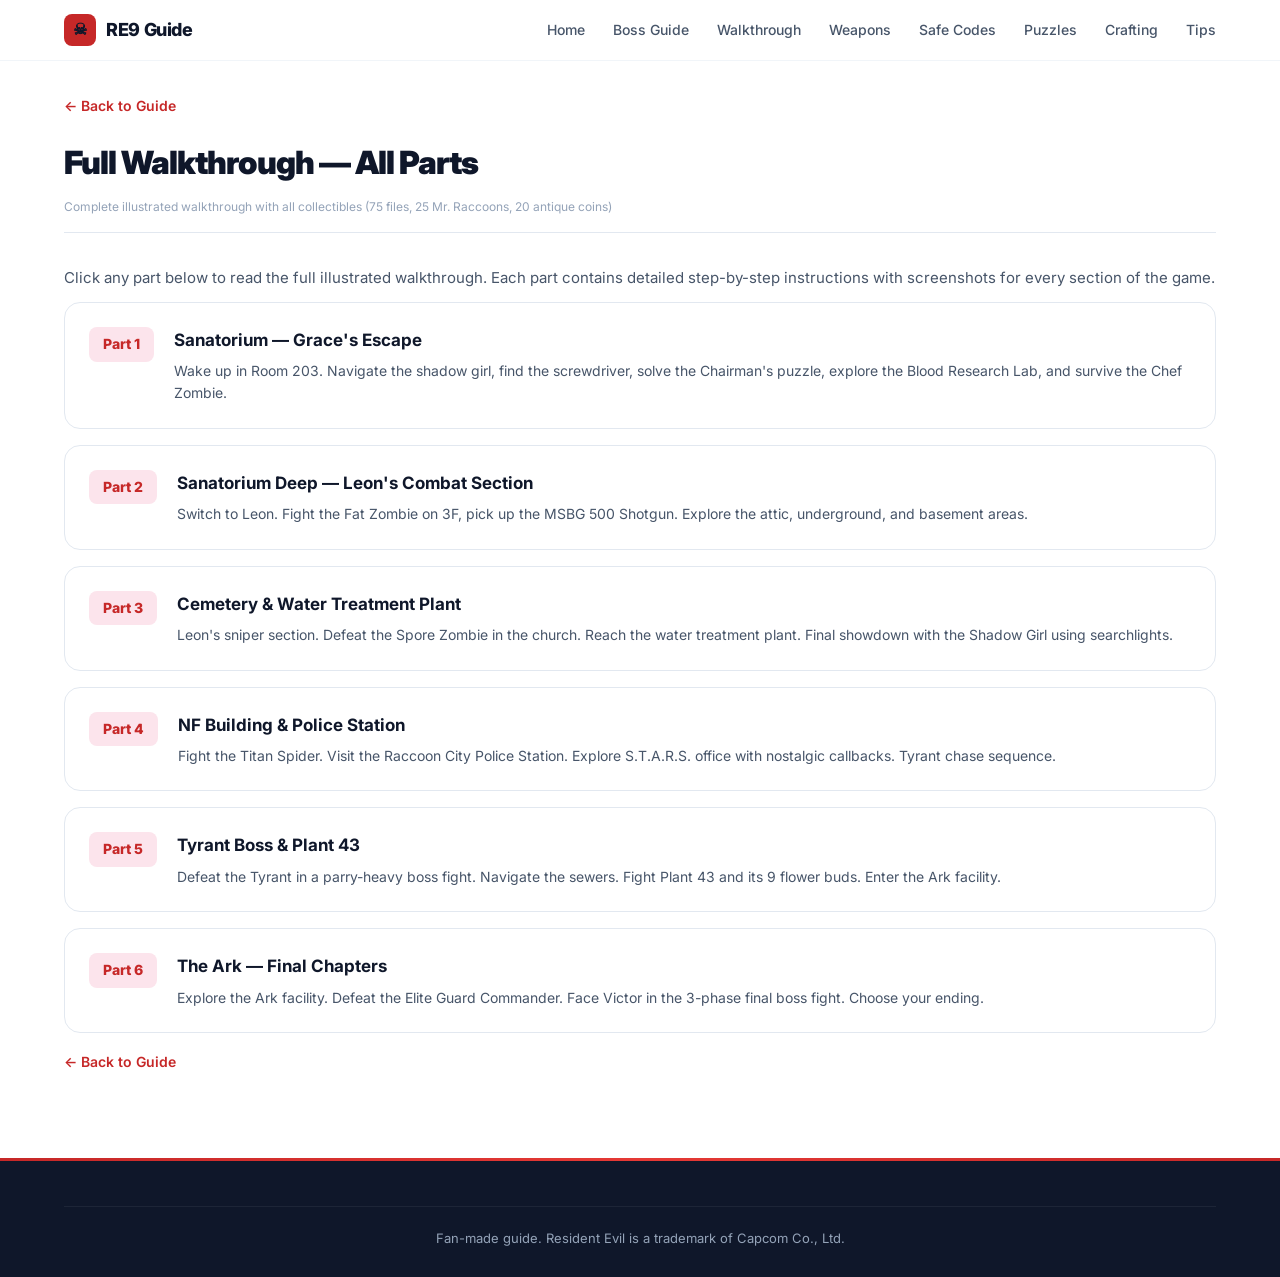
<file: guides/walkthrough.html>
<!DOCTYPE html>
<html lang="en">
<head>
    <meta charset="UTF-8">
    <meta name="viewport" content="width=device-width, initial-scale=1.0">
    <title>RE9 Walkthrough Index — Full Guide Parts 1-6</title>
    <meta name="description" content="Complete Resident Evil 9 Requiem walkthrough covering all 6 parts: Sanatorium escape, Leon's combat, cemetery, police station, Tyrant boss, and the Ark final chapters. Step-by-step with screenshots.">
    <meta name="keywords" content="RE9 walkthrough, Resident Evil 9 Requiem walkthrough, RE9 full guide, RE9 all chapters, RE9 Sanatorium guide, RE9 Ark walkthrough">
    <link rel="canonical" href="https://pricej35.github.io/RE9/guides/walkthrough.html">
    <meta property="og:title" content="RE9 Requiem — Full Walkthrough (All Parts)">
    <meta property="og:description" content="Complete Resident Evil 9 Requiem walkthrough covering all 6 parts: Sanatorium escape, Leon's combat, cemetery, police station, Tyrant boss, and the Ark final ch">
    <meta property="og:type" content="article">
    <meta property="og:url" content="https://pricej35.github.io/RE9/guides/walkthrough.html">
    <meta name="robots" content="index, follow">
    <link rel="stylesheet" href="../css/style.css">
    <link rel="stylesheet" href="../css/guide.css">
</head>
<body>
    <nav class="navbar scrolled">
        <div class="container nav-container">
            <a href="../index.html" class="logo">
                <span class="logo-icon">&#9760;</span>
                <span>RE9 Guide</span>
            </a>
            <button class="mobile-toggle" onclick="toggleNav()">&#9776;</button>
            <ul class="nav-links" id="navLinks">
                <li><a href="../index.html">Home</a></li>
                <li><a href="boss-guide.html">Boss Guide</a></li>
                <li><a href="walkthrough.html">Walkthrough</a></li>
                <li><a href="weapons.html">Weapons</a></li>
                <li><a href="safe-codes.html">Safe Codes</a></li>
                <li><a href="puzzles.html">Puzzles</a></li>
                <li><a href="crafting.html">Crafting</a></li>
                <li><a href="tips.html">Tips</a></li>
            </ul>
        </div>
    </nav>
    <article class="guide-page">
        <div class="container">
            <a href="../index.html" class="back-link">&larr; Back to Guide</a>
            <h1 class="guide-title">Full Walkthrough — All Parts</h1>
            <div class="guide-source">Complete illustrated walkthrough with all collectibles (75 files, 25 Mr. Raccoons, 20 antique coins)</div>
            <div class="guide-content">
                <p>Click any part below to read the full illustrated walkthrough. Each part contains detailed step-by-step instructions with screenshots for every section of the game.</p>

                <a href="walkthrough-p1.html" class="walk-index-card">
                    <div class="walk-index-num">Part 1</div>
                    <div class="walk-index-body">
                        <h3>Sanatorium — Grace's Escape</h3>
                        <p>Wake up in Room 203. Navigate the shadow girl, find the screwdriver, solve the Chairman's puzzle, explore the Blood Research Lab, and survive the Chef Zombie.</p>
                    </div>
                </a>

                <a href="walkthrough-p2.html" class="walk-index-card">
                    <div class="walk-index-num">Part 2</div>
                    <div class="walk-index-body">
                        <h3>Sanatorium Deep — Leon's Combat Section</h3>
                        <p>Switch to Leon. Fight the Fat Zombie on 3F, pick up the MSBG 500 Shotgun. Explore the attic, underground, and basement areas.</p>
                    </div>
                </a>

                <a href="walkthrough-p3.html" class="walk-index-card">
                    <div class="walk-index-num">Part 3</div>
                    <div class="walk-index-body">
                        <h3>Cemetery &amp; Water Treatment Plant</h3>
                        <p>Leon's sniper section. Defeat the Spore Zombie in the church. Reach the water treatment plant. Final showdown with the Shadow Girl using searchlights.</p>
                    </div>
                </a>

                <a href="walkthrough-p4.html" class="walk-index-card">
                    <div class="walk-index-num">Part 4</div>
                    <div class="walk-index-body">
                        <h3>NF Building &amp; Police Station</h3>
                        <p>Fight the Titan Spider. Visit the Raccoon City Police Station. Explore S.T.A.R.S. office with nostalgic callbacks. Tyrant chase sequence.</p>
                    </div>
                </a>

                <a href="walkthrough-p5.html" class="walk-index-card">
                    <div class="walk-index-num">Part 5</div>
                    <div class="walk-index-body">
                        <h3>Tyrant Boss &amp; Plant 43</h3>
                        <p>Defeat the Tyrant in a parry-heavy boss fight. Navigate the sewers. Fight Plant 43 and its 9 flower buds. Enter the Ark facility.</p>
                    </div>
                </a>

                <a href="walkthrough-p6.html" class="walk-index-card">
                    <div class="walk-index-num">Part 6</div>
                    <div class="walk-index-body">
                        <h3>The Ark — Final Chapters</h3>
                        <p>Explore the Ark facility. Defeat the Elite Guard Commander. Face Victor in the 3-phase final boss fight. Choose your ending.</p>
                    </div>
                </a>
            </div>
            <a href="../index.html" class="back-link">&larr; Back to Guide</a>
        </div>
    </article>
    <footer class="footer">
        <div class="container">
            <div class="footer-bottom">
                <p>Fan-made guide. Resident Evil is a trademark of Capcom Co., Ltd.</p>
            </div>
        </div>
    </footer>
    <script src="../js/main.js"></script>
</body>
</html>
</file>
<file: css/style.css>
/* ========== Google Fonts ========== */
@import url('https://fonts.googleapis.com/css2?family=Inter:wght@400;500;600;700;800;900&display=swap');

/* ========== Reset ========== */
*, *::before, *::after { margin: 0; padding: 0; box-sizing: border-box; }

:root {
    --red: #c62828;
    --red-hover: #b71c1c;
    --red-light: #fce4ec;
    --red-glow: rgba(198,40,40,0.08);
    --text: #0f172a;
    --text-secondary: #475569;
    --text-light: #94a3b8;
    --bg: #ffffff;
    --bg-alt: #f8fafc;
    --bg-subtle: #fafbfc;
    --border: #e2e8f0;
    --border-light: #f1f5f9;
    --radius: 12px;
    --radius-lg: 16px;
    --shadow-sm: 0 1px 2px rgba(0,0,0,0.04);
    --shadow: 0 1px 3px rgba(0,0,0,0.06);
    --shadow-md: 0 4px 12px rgba(0,0,0,0.06), 0 1px 3px rgba(0,0,0,0.04);
    --shadow-lg: 0 12px 32px rgba(0,0,0,0.08), 0 2px 8px rgba(0,0,0,0.03);
    --green: #16a34a;
    --green-bg: #f0fdf4;
    --yellow: #a16207;
    --yellow-bg: #fefce8;
    --blue: #1d4ed8;
    --blue-bg: #eff6ff;
    --purple: #7c3aed;
    --purple-bg: #f5f3ff;
    --orange: #ea580c;
    --orange-bg: #fff7ed;
}

html { scroll-behavior: smooth; }

body {
    font-family: 'Inter', -apple-system, BlinkMacSystemFont, 'Segoe UI', sans-serif;
    color: var(--text);
    background: var(--bg);
    line-height: 1.6;
    -webkit-font-smoothing: antialiased;
    -moz-osx-font-smoothing: grayscale;
}

a { color: var(--red); text-decoration: none; }
a:hover { color: var(--red-hover); }

.container { max-width: 1200px; margin: 0 auto; padding: 0 24px; }

/* ========== Animations ========== */
.animate-in {
    opacity: 0;
    transform: translateY(16px);
    transition: opacity 0.5s ease-out, transform 0.5s ease-out;
}
.animate-in.visible { opacity: 1; transform: translateY(0); }

/* ========== Navbar ========== */
.navbar {
    position: sticky; top: 0; z-index: 100;
    background: rgba(255,255,255,0.92);
    backdrop-filter: blur(16px);
    -webkit-backdrop-filter: blur(16px);
    border-bottom: 1px solid var(--border-light);
    transition: box-shadow 0.25s, border-color 0.25s;
}
.navbar.scrolled { box-shadow: 0 1px 12px rgba(0,0,0,0.06); border-bottom-color: var(--border); }
.nav-container { display: flex; align-items: center; justify-content: space-between; height: 60px; }
.logo { display: flex; align-items: center; gap: 10px; font-weight: 800; font-size: 18px; color: var(--text); letter-spacing: -0.02em; }
.logo-icon {
    width: 32px; height: 32px; background: var(--red); border-radius: 8px;
    display: flex; align-items: center; justify-content: center; font-size: 16px;
}
.nav-links { display: flex; gap: 28px; list-style: none; }
.nav-links a {
    color: var(--text-secondary); font-weight: 500; font-size: 14px;
    transition: color 0.15s; padding: 4px 0; position: relative;
}
.nav-links a:hover { color: var(--red); }
.nav-links a::after {
    content: ''; position: absolute; bottom: -2px; left: 0;
    width: 0; height: 2px; background: var(--red); border-radius: 1px; transition: width 0.2s;
}
.nav-links a:hover::after { width: 100%; }
.mobile-toggle {
    display: none; background: none; border: none; font-size: 22px;
    cursor: pointer; color: var(--text); padding: 4px; line-height: 1;
}

/* ========== Hero ========== */
.hero {
    padding: 64px 0 56px; text-align: center;
    background: linear-gradient(180deg, var(--red-glow) 0%, var(--bg) 100%);
    position: relative;
}
.hero-badge {
    display: inline-flex; align-items: center; gap: 6px;
    background: var(--red); color: #fff; padding: 4px 14px;
    border-radius: 20px; font-size: 12px; font-weight: 700;
    text-transform: uppercase; letter-spacing: 0.05em; margin-bottom: 16px;
}
.hero h1 {
    font-size: 44px; font-weight: 900; line-height: 1.1;
    margin-bottom: 12px; letter-spacing: -0.035em;
}
.hero h1 span { color: var(--red); }
.hero-sub {
    font-size: 17px; color: var(--text-secondary);
    max-width: 600px; margin: 0 auto 32px; line-height: 1.65;
}
.hero-meta {
    display: flex; justify-content: center; gap: 12px;
    flex-wrap: wrap; margin-bottom: 32px;
}
.meta-pill {
    display: inline-flex; align-items: center; gap: 6px;
    background: var(--bg); border: 1px solid var(--border);
    border-radius: 20px; padding: 6px 14px; font-size: 13px;
    font-weight: 500; color: var(--text-secondary);
}
.meta-pill svg { width: 14px; height: 14px; stroke: currentColor; fill: none; stroke-width: 2; }
.hero-stats { display: flex; justify-content: center; gap: 0; }
.stat {
    text-align: center; padding: 14px 28px;
    background: var(--bg); border: 1px solid var(--border);
}
.stat:first-child { border-radius: 10px 0 0 10px; }
.stat:last-child { border-radius: 0 10px 10px 0; }
.stat + .stat { border-left: none; }
.stat strong { display: block; font-size: 20px; color: var(--red); font-weight: 800; }
.stat span { font-size: 11px; color: var(--text-light); font-weight: 600; text-transform: uppercase; letter-spacing: 0.05em; }

/* ========== Sections ========== */
.section { padding: 64px 0; }
.section-alt { background: var(--bg-alt); }
.section-header { text-align: center; margin-bottom: 40px; }
.section-title { font-size: 30px; font-weight: 800; letter-spacing: -0.02em; color: var(--text); margin-bottom: 8px; }
.section-sub { font-size: 15px; color: var(--text-light); max-width: 500px; margin: 0 auto; }
.section-link {
    display: inline-block; padding: 6px 16px; border-radius: 6px;
    font-size: 13px; font-weight: 600; color: var(--red);
    background: var(--red-light); transition: all 0.2s;
}
.section-link:hover { background: var(--red); color: #fff; }

/* ========== Character Cards ========== */
.char-grid { display: grid; grid-template-columns: repeat(2, 1fr); gap: 20px; }
.char-card {
    background: var(--bg); border: 1px solid var(--border);
    border-radius: var(--radius-lg); padding: 32px;
    transition: all 0.25s ease; display: flex; flex-direction: column; gap: 16px;
    position: relative; overflow: hidden;
}
.char-card::before {
    content: ''; position: absolute; top: 0; left: 0; right: 0;
    height: 3px; background: var(--red); opacity: 0; transition: opacity 0.25s;
}
.char-card:hover { border-color: transparent; box-shadow: var(--shadow-lg); }
.char-card:hover::before { opacity: 1; }
.char-avatar {
    width: 56px; height: 56px; border-radius: 14px;
    display: flex; align-items: center; justify-content: center;
    font-size: 28px; flex-shrink: 0;
}
.char-avatar.grace { background: var(--purple-bg); }
.char-avatar.leon { background: var(--blue-bg); }
.char-top { display: flex; align-items: center; gap: 16px; }
.char-name { font-size: 20px; font-weight: 700; }
.char-role {
    font-size: 11px; font-weight: 700; text-transform: uppercase;
    letter-spacing: 0.03em; padding: 3px 10px; border-radius: 4px;
}
.char-role.survival { background: var(--purple-bg); color: var(--purple); }
.char-role.action { background: var(--blue-bg); color: var(--blue); }
.char-desc { font-size: 14px; color: var(--text-secondary); line-height: 1.6; }
.char-traits { display: flex; gap: 6px; flex-wrap: wrap; margin-top: auto; }
.trait {
    background: var(--bg-subtle); border: 1px solid var(--border);
    padding: 3px 10px; border-radius: 5px; font-size: 12px;
    color: var(--text-secondary); font-weight: 500;
}

/* ========== Walkthrough Grid ========== */
.walk-grid { display: grid; grid-template-columns: repeat(3, 1fr); gap: 16px; }
.walk-card {
    background: var(--bg); border: 1px solid var(--border);
    border-radius: var(--radius-lg); padding: 24px;
    transition: all 0.25s ease; display: block; color: var(--text);
    position: relative; overflow: hidden;
}
.walk-card::before {
    content: ''; position: absolute; top: 0; left: 0;
    width: 3px; height: 0; background: var(--red);
    border-radius: 0 2px 2px 0; transition: height 0.25s;
}
.walk-card:hover { box-shadow: var(--shadow-md); border-color: transparent; }
.walk-card:hover::before { height: 100%; color: var(--text); }
.walk-tag {
    display: inline-block; padding: 2px 10px; border-radius: 4px;
    font-size: 11px; font-weight: 700; text-transform: uppercase;
    letter-spacing: 0.03em; margin-bottom: 12px;
}
.walk-tag.grace { background: var(--purple-bg); color: var(--purple); }
.walk-tag.leon { background: var(--blue-bg); color: var(--blue); }
.walk-tag.shared { background: var(--red-light); color: var(--red); }
.walk-card h3 { font-size: 16px; margin-bottom: 8px; font-weight: 700; line-height: 1.35; }
.walk-card p { font-size: 13px; color: var(--text-light); line-height: 1.5; }

/* ========== Boss Grid ========== */
.boss-grid { display: grid; grid-template-columns: repeat(3, 1fr); gap: 16px; }
.boss-card {
    background: var(--bg); border: 1px solid var(--border);
    border-radius: var(--radius-lg); padding: 24px;
    transition: all 0.25s ease; position: relative; overflow: hidden;
}
.boss-card:hover { box-shadow: var(--shadow-md); border-color: transparent; }
.boss-header { display: flex; justify-content: space-between; align-items: center; margin-bottom: 12px; }
.boss-name { font-size: 17px; font-weight: 700; }
.boss-diff {
    font-size: 11px; font-weight: 700; padding: 3px 10px;
    border-radius: 4px; text-transform: uppercase; letter-spacing: 0.02em;
}
.boss-diff.easy { background: var(--green-bg); color: var(--green); }
.boss-diff.medium { background: var(--yellow-bg); color: var(--yellow); }
.boss-diff.hard { background: var(--orange-bg); color: var(--orange); }
.boss-diff.extreme { background: var(--red-light); color: var(--red); }
.boss-card p { font-size: 13px; color: var(--text-secondary); line-height: 1.55; }

/* ========== Weapons Grid ========== */
.weapon-grid { display: grid; grid-template-columns: repeat(3, 1fr); gap: 16px; }
.weapon-card {
    background: var(--bg); border: 1px solid var(--border);
    border-radius: var(--radius-lg); overflow: hidden;
    transition: all 0.25s ease;
}
.weapon-card:hover { border-color: transparent; box-shadow: var(--shadow-lg); }
.weapon-top {
    padding: 20px 20px 0; display: flex; justify-content: space-between; align-items: flex-start;
}
.weapon-type {
    font-size: 11px; font-weight: 700; text-transform: uppercase;
    letter-spacing: 0.03em; padding: 3px 10px; border-radius: 4px;
}
.weapon-type.handgun { background: var(--blue-bg); color: var(--blue); }
.weapon-type.shotgun { background: var(--orange-bg); color: var(--orange); }
.weapon-type.magnum { background: var(--red-light); color: var(--red); }
.weapon-type.melee { background: var(--green-bg); color: var(--green); }
.weapon-type.rifle { background: var(--purple-bg); color: var(--purple); }
.weapon-type.smg { background: var(--yellow-bg); color: var(--yellow); }
.weapon-name { font-size: 16px; font-weight: 700; padding: 0 20px; margin-top: 8px; }
.weapon-body { padding: 12px 20px 20px; }
.weapon-body p { font-size: 13px; color: var(--text-secondary); line-height: 1.5; }
.weapon-stats {
    display: grid; grid-template-columns: repeat(3, 1fr);
    border-top: 1px solid var(--border); padding: 14px 20px;
}
.w-stat { text-align: center; }
.w-stat strong { display: block; font-size: 14px; font-weight: 700; color: var(--text); }
.w-stat span { font-size: 10px; color: var(--text-light); text-transform: uppercase; letter-spacing: 0.04em; font-weight: 600; }

/* ========== Difficulty ========== */
.diff-grid { display: grid; grid-template-columns: repeat(4, 1fr); gap: 16px; }
.diff-card {
    background: var(--bg); border: 1px solid var(--border);
    border-radius: var(--radius-lg); padding: 24px;
    text-align: center; transition: all 0.25s;
}
.diff-card:hover { box-shadow: var(--shadow-md); border-color: transparent; }
.diff-icon {
    width: 48px; height: 48px; border-radius: 14px;
    display: flex; align-items: center; justify-content: center;
    margin: 0 auto 14px; font-size: 22px;
}
.diff-icon.casual { background: var(--green-bg); }
.diff-icon.standard { background: var(--blue-bg); }
.diff-icon.classic { background: var(--yellow-bg); }
.diff-icon.insanity { background: var(--red-light); }
.diff-card h3 { font-size: 15px; font-weight: 700; margin-bottom: 8px; }
.diff-card p { font-size: 12px; color: var(--text-light); line-height: 1.5; }

/* ========== Tips ========== */
.tips-grid { display: grid; grid-template-columns: repeat(2, 1fr); gap: 16px; }
.tip-card {
    background: var(--bg); border: 1px solid var(--border);
    border-radius: var(--radius-lg); padding: 24px;
    display: flex; gap: 16px; transition: all 0.25s;
}
.tip-card:hover { box-shadow: var(--shadow-md); border-color: transparent; }
.tip-num {
    width: 36px; height: 36px; border-radius: 10px;
    background: var(--red-light); color: var(--red);
    display: flex; align-items: center; justify-content: center;
    font-size: 15px; font-weight: 800; flex-shrink: 0;
}
.tip-content h3 { font-size: 15px; font-weight: 700; margin-bottom: 4px; }
.tip-content p { font-size: 13px; color: var(--text-secondary); line-height: 1.55; }

/* ========== Crafting ========== */
.craft-grid { display: grid; grid-template-columns: repeat(3, 1fr); gap: 16px; }
.craft-card {
    background: var(--bg); border: 1px solid var(--border);
    border-radius: var(--radius-lg); padding: 20px; text-align: center;
    transition: all 0.25s;
}
.craft-card:hover { box-shadow: var(--shadow-md); }
.craft-icon { font-size: 28px; margin-bottom: 10px; }
.craft-card h3 { font-size: 14px; font-weight: 700; margin-bottom: 6px; }
.craft-card p { font-size: 12px; color: var(--text-light); line-height: 1.45; }

/* ========== Safe Codes ========== */
.safe-grid { display: grid; grid-template-columns: repeat(2, 1fr); gap: 16px; }
.safe-card {
    background: var(--bg); border: 1px solid var(--border);
    border-radius: var(--radius-lg); padding: 20px 24px;
    transition: all 0.25s; position: relative; overflow: hidden;
}
.safe-card:hover { box-shadow: var(--shadow-md); border-color: transparent; }
.safe-location { font-size: 16px; font-weight: 700; margin-bottom: 10px; display: flex; align-items: center; gap: 8px; }
.safe-location .safe-icon { font-size: 18px; }
.safe-code-row { display: flex; gap: 12px; flex-wrap: wrap; }
.safe-code {
    flex: 1; min-width: 160px; padding: 10px 14px;
    border-radius: 8px; font-size: 13px;
}
.safe-code.standard { background: var(--blue-bg); color: var(--blue); }
.safe-code.insanity { background: var(--red-light); color: var(--red); }
.safe-code .code-label { font-size: 10px; font-weight: 700; text-transform: uppercase; letter-spacing: 0.04em; opacity: 0.7; display: block; margin-bottom: 2px; }
.safe-code .code-value { font-size: 15px; font-weight: 700; font-variant-numeric: tabular-nums; }

/* ========== Puzzles ========== */
.puzzle-grid { display: grid; grid-template-columns: repeat(2, 1fr); gap: 16px; }
.puzzle-card {
    background: var(--bg); border: 1px solid var(--border);
    border-radius: var(--radius-lg); padding: 24px;
    transition: all 0.25s; position: relative; overflow: hidden;
}
.puzzle-card:hover { box-shadow: var(--shadow-md); border-color: transparent; }
.puzzle-card::before {
    content: ''; position: absolute; top: 0; left: 0;
    width: 3px; height: 0; background: var(--purple);
    border-radius: 0 2px 2px 0; transition: height 0.25s;
}
.puzzle-card:hover::before { height: 100%; }
.puzzle-name { font-size: 16px; font-weight: 700; margin-bottom: 6px; }
.puzzle-answer {
    display: inline-block; background: var(--green-bg); color: var(--green);
    padding: 3px 12px; border-radius: 6px; font-size: 13px; font-weight: 700;
    margin-bottom: 8px;
}
.puzzle-desc { font-size: 13px; color: var(--text-secondary); line-height: 1.55; }

/* ========== Endings ========== */
.end-grid { display: grid; grid-template-columns: repeat(3, 1fr); gap: 16px; }
.end-card {
    background: var(--bg); border: 1px solid var(--border);
    border-radius: var(--radius-lg); padding: 24px;
    transition: all 0.25s; position: relative; overflow: hidden;
}
.end-card:hover { box-shadow: var(--shadow-md); border-color: transparent; }
.end-card::before {
    content: ''; position: absolute; top: 0; left: 0; right: 0;
    height: 3px; transition: opacity 0.25s; opacity: 0;
}
.end-card:hover::before { opacity: 1; }
.end-card.bad::before { background: var(--red); }
.end-card.good::before { background: var(--green); }
.end-card.hidden::before { background: var(--purple); }
.end-type {
    font-size: 11px; font-weight: 700; text-transform: uppercase;
    letter-spacing: 0.03em; padding: 3px 10px; border-radius: 4px;
    margin-bottom: 10px; display: inline-block;
}
.end-type.bad { background: var(--red-light); color: var(--red); }
.end-type.good { background: var(--green-bg); color: var(--green); }
.end-type.hidden { background: var(--purple-bg); color: var(--purple); }
.end-title { font-size: 17px; font-weight: 700; margin-bottom: 6px; }
.end-trigger { font-size: 12px; color: var(--text-light); font-style: italic; margin-bottom: 8px; }
.end-card p { font-size: 13px; color: var(--text-secondary); line-height: 1.55; }

/* ========== Footer ========== */
.footer {
    background: var(--text); color: #cbd5e1; padding: 48px 0 28px; position: relative;
}
.footer::before {
    content: ''; position: absolute; top: 0; left: 0; right: 0;
    height: 3px; background: linear-gradient(90deg, var(--red), #e53935, var(--red));
}
.footer-grid {
    display: grid; grid-template-columns: 2fr 1fr 1fr; gap: 40px; margin-bottom: 36px;
}
.footer h4 { color: #fff; margin-bottom: 14px; font-size: 13px; font-weight: 700; text-transform: uppercase; letter-spacing: 0.04em; }
.footer p { font-size: 13px; line-height: 1.7; color: #94a3b8; }
.footer ul { list-style: none; }
.footer li { margin-bottom: 8px; }
.footer li a { color: #94a3b8; font-size: 13px; transition: color 0.15s; }
.footer li a:hover { color: #fff; }
.footer-bottom {
    border-top: 1px solid rgba(255,255,255,0.06);
    padding-top: 20px; text-align: center; font-size: 12px; color: #64748b;
}

/* ========== Responsive ========== */
@media (max-width: 1024px) {
    .char-grid { grid-template-columns: 1fr; }
    .walk-grid { grid-template-columns: repeat(2, 1fr); }
    .boss-grid { grid-template-columns: repeat(2, 1fr); }
    .weapon-grid { grid-template-columns: repeat(2, 1fr); }
    .diff-grid { grid-template-columns: repeat(2, 1fr); }
    .hero h1 { font-size: 36px; }
}

@media (max-width: 768px) {
    .container { padding: 0 16px; }
    .hero { padding: 36px 0 32px; }
    .hero h1 { font-size: 28px; }
    .hero-sub { font-size: 14px; margin-bottom: 24px; }
    .hero-meta { gap: 8px; }
    .meta-pill { padding: 4px 10px; font-size: 11px; }
    .stat { padding: 10px 18px; }
    .stat strong { font-size: 17px; }
    .section { padding: 32px 0; }
    .section-header { margin-bottom: 20px; }
    .section-title { font-size: 22px; }
    .section-sub { font-size: 13px; }
    .nav-links {
        display: none; flex-direction: column; position: absolute;
        top: 60px; left: 0; right: 0; background: #fff;
        padding: 12px 16px; border-bottom: 1px solid var(--border);
        gap: 8px; box-shadow: var(--shadow-md);
    }
    .nav-links.active { display: flex; }
    .mobile-toggle { display: block; }
    .char-grid { grid-template-columns: 1fr; gap: 12px; }
    .char-card { padding: 20px; }
    .walk-grid { grid-template-columns: repeat(2, 1fr); gap: 10px; }
    .walk-card { padding: 16px; }
    .boss-grid { grid-template-columns: repeat(2, 1fr); gap: 10px; }
    .boss-card { padding: 16px; }
    .weapon-grid { grid-template-columns: repeat(2, 1fr); gap: 10px; }
    .diff-grid { grid-template-columns: repeat(2, 1fr); gap: 10px; }
    .tips-grid { grid-template-columns: 1fr; gap: 10px; }
    .tip-card { padding: 16px; }
    .craft-grid { grid-template-columns: repeat(2, 1fr); gap: 10px; }
    .safe-grid { grid-template-columns: 1fr; gap: 10px; }
    .puzzle-grid { grid-template-columns: 1fr; gap: 10px; }
    .end-grid { grid-template-columns: 1fr; gap: 10px; }
    .footer-grid { grid-template-columns: 1fr; gap: 24px; }
    .footer { padding: 32px 0 20px; }
}

@media (max-width: 480px) {
    .hero h1 { font-size: 24px; }
    .hero-stats { flex-direction: column; gap: 0; }
    .stat { border-right: none !important; border-left: none !important; border-radius: 0 !important; }
    .stat:first-child { border-radius: 8px 8px 0 0 !important; }
    .stat:last-child { border-radius: 0 0 8px 8px !important; }
    .walk-grid { grid-template-columns: 1fr; }
    .boss-grid { grid-template-columns: 1fr; }
    .weapon-grid { grid-template-columns: 1fr; }
    .diff-grid { grid-template-columns: 1fr; }
    .craft-grid { grid-template-columns: 1fr; }
    .section { padding: 24px 0; }
    .section-title { font-size: 20px; }
}
</file>
<file: css/guide.css>
/* ========== Guide Page Styles ========== */
.guide-page {
    padding: 32px 0 64px;
    min-height: 80vh;
}

.back-link {
    display: inline-flex;
    align-items: center;
    gap: 6px;
    color: var(--red);
    font-weight: 600;
    font-size: 14px;
    margin-bottom: 20px;
    transition: color 0.15s;
}
.back-link:hover { color: var(--red-hover); }

.guide-title {
    font-size: 32px;
    font-weight: 900;
    letter-spacing: -0.03em;
    margin-bottom: 8px;
    color: var(--text);
}

.guide-source {
    font-size: 12px;
    color: var(--text-light);
    margin-bottom: 32px;
    padding-bottom: 16px;
    border-bottom: 1px solid var(--border);
}

/* ========== Guide Content ========== */
.guide-content h2 {
    font-size: 20px;
    font-weight: 800;
    color: var(--red);
    margin: 32px 0 12px;
    padding-top: 16px;
    border-top: 1px solid var(--border);
    letter-spacing: -0.01em;
}
.guide-content h2:first-child {
    margin-top: 0;
    padding-top: 0;
    border-top: none;
}

.guide-content p {
    font-size: 15px;
    color: var(--text-secondary);
    line-height: 1.7;
    margin-bottom: 12px;
}

.guide-content strong {
    color: var(--text);
    font-weight: 700;
}

/* ========== Image Grid ========== */
.guide-images {
    display: grid;
    grid-template-columns: repeat(auto-fit, minmax(300px, 1fr));
    gap: 12px;
    margin: 16px 0 20px;
}

.guide-images img {
    width: 100%;
    height: auto;
    border-radius: var(--radius);
    border: 1px solid var(--border);
    cursor: pointer;
    transition: all 0.25s;
    display: block;
    background: var(--bg-alt);
}

.guide-images img:hover {
    border-color: var(--red);
    box-shadow: var(--shadow-md);
    transform: scale(1.01);
}

/* ========== Walkthrough Navigation ========== */
.walk-nav {
    display: flex;
    gap: 8px;
    flex-wrap: wrap;
    margin: 32px 0;
    padding: 16px 0;
    border-top: 1px solid var(--border);
    border-bottom: 1px solid var(--border);
}

.walk-nav-link {
    display: inline-flex;
    align-items: center;
    justify-content: center;
    padding: 8px 20px;
    background: var(--bg-alt);
    border: 1px solid var(--border);
    border-radius: 8px;
    font-size: 14px;
    font-weight: 600;
    color: var(--text-secondary);
    transition: all 0.2s;
}
.walk-nav-link:hover, .walk-nav-link:active {
    background: var(--red);
    color: #fff;
    border-color: var(--red);
}

/* ========== Walkthrough Index Cards ========== */
.walk-index-card {
    display: flex;
    gap: 20px;
    padding: 24px;
    border: 1px solid var(--border);
    border-radius: var(--radius-lg);
    margin-bottom: 16px;
    color: var(--text);
    transition: all 0.25s;
    align-items: flex-start;
}
.walk-index-card:hover {
    border-color: transparent;
    box-shadow: var(--shadow-lg);
    color: var(--text);
}
.walk-index-num {
    font-size: 14px;
    font-weight: 800;
    color: var(--red);
    background: var(--red-light);
    padding: 6px 14px;
    border-radius: 8px;
    white-space: nowrap;
    flex-shrink: 0;
}
.walk-index-body h3 {
    font-size: 17px;
    font-weight: 700;
    margin-bottom: 6px;
}
.walk-index-body p {
    font-size: 14px;
    color: var(--text-secondary);
    line-height: 1.55;
    margin: 0;
}

/* ========== Responsive ========== */
@media (max-width: 768px) {
    .guide-title { font-size: 24px; }
    .guide-content h2 { font-size: 18px; }
    .guide-content p { font-size: 14px; }
    .guide-images {
        grid-template-columns: 1fr;
    }
    .walk-index-card {
        flex-direction: column;
        gap: 12px;
        padding: 16px;
    }
}

@media (max-width: 480px) {
    .guide-page { padding: 20px 0 40px; }
    .guide-title { font-size: 20px; }
    .guide-images img { border-radius: 8px; }
}
</file>
